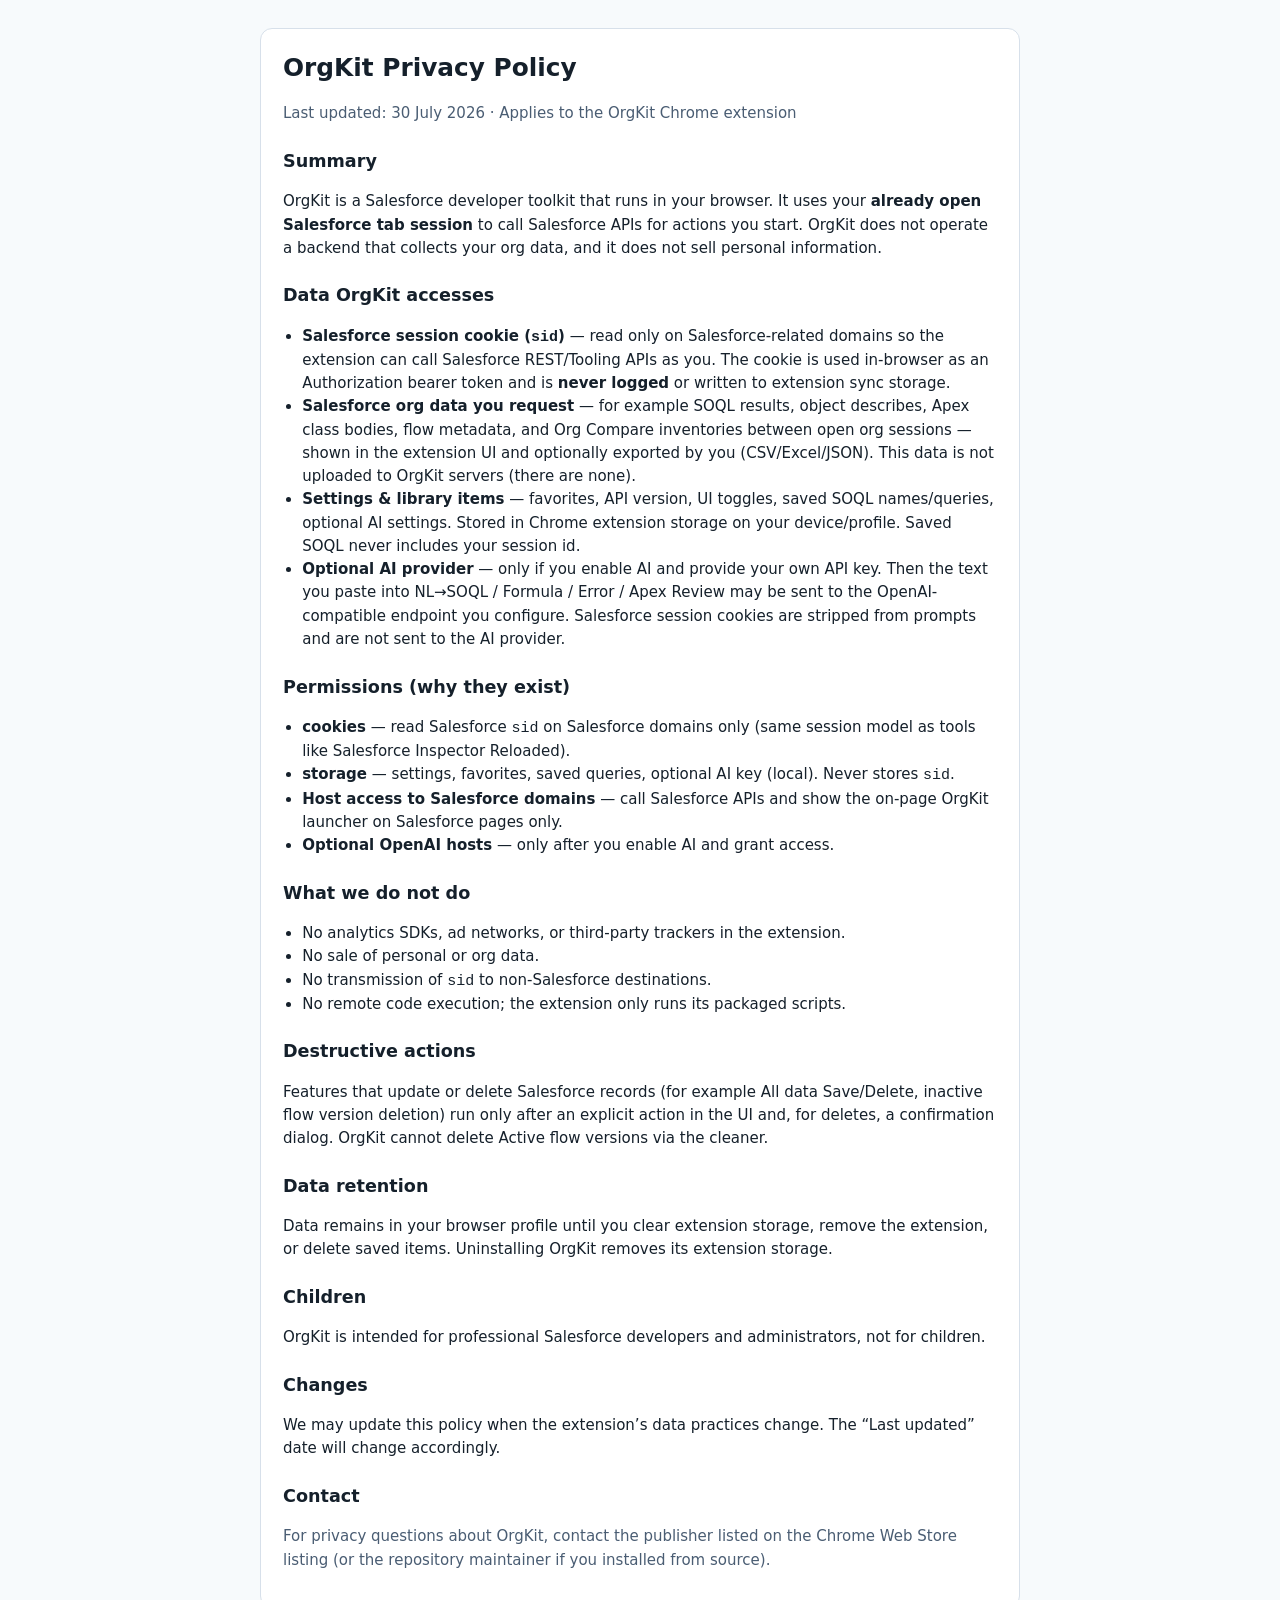
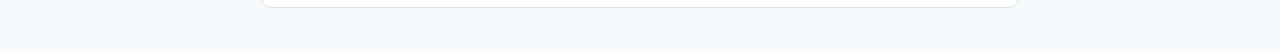
<file: index.html>
<!DOCTYPE html>
<html lang="en">
<head>
  <meta charset="UTF-8" />
  <meta http-equiv="refresh" content="0; url=extension/privacy.html" />
  <title>OrgKit</title>
  <link rel="canonical" href="extension/privacy.html" />
</head>
<body>
  <p><a href="extension/privacy.html">OrgKit Privacy Policy</a></p>
</body>
</html>
</file>
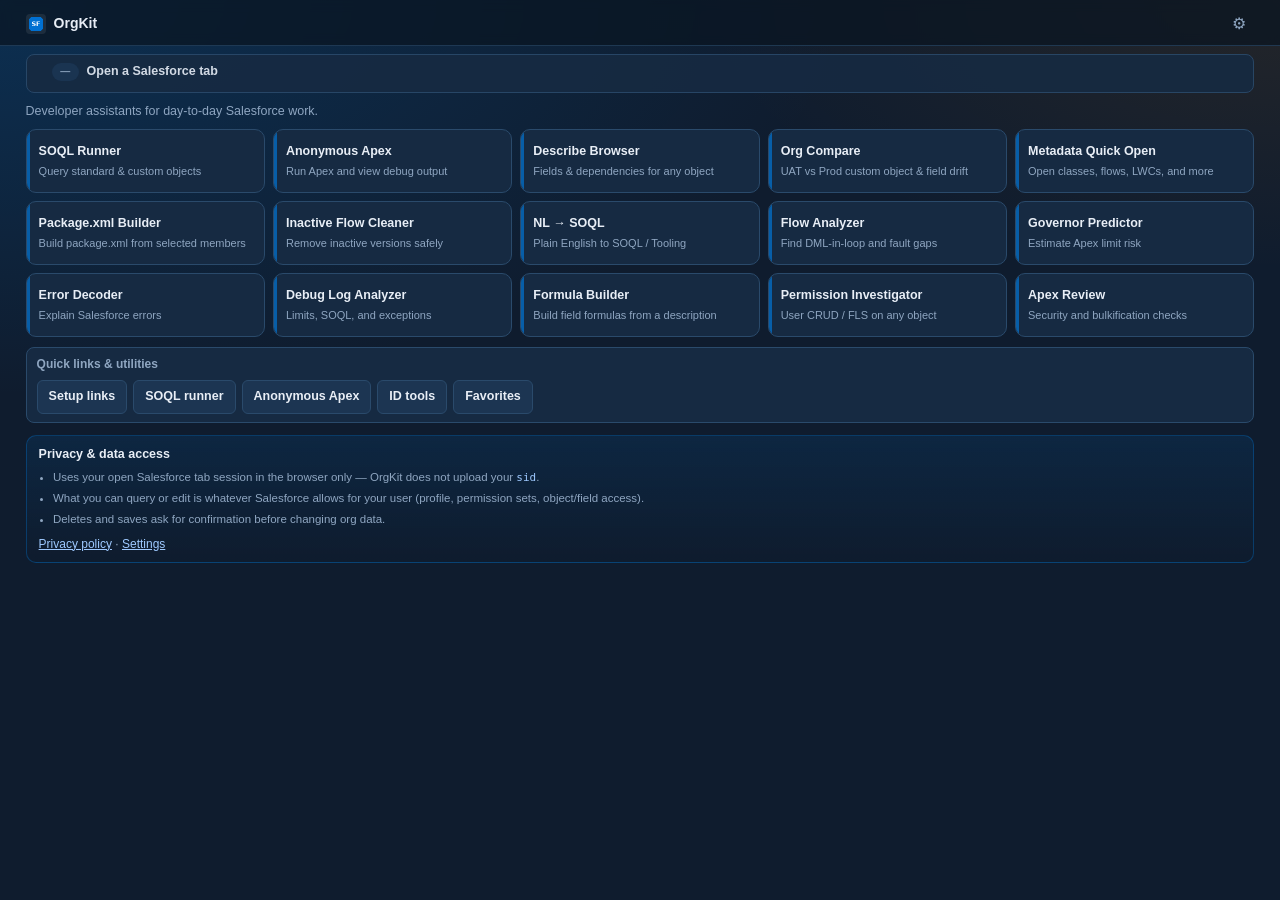
<file: extension/app/index.html>
<!DOCTYPE html>
<html lang="en">
<head>
  <meta charset="UTF-8" />
  <meta name="viewport" content="width=device-width, initial-scale=1" />
  <title>OrgKit</title>
  <link rel="icon" href="../icons/icon32.png" />
  <link rel="stylesheet" href="app.css" />
</head>
<body>
  <header class="header">
    <button type="button" class="icon-btn hidden" id="backBtn" title="Back">←</button>
    <div class="brand">
      <img src="../icons/icon32.png" alt="" width="20" height="20" />
      <span id="headerTitle">OrgKit</span>
    </div>
    <button type="button" class="icon-btn" id="openOptions" title="Settings">⚙</button>
  </header>

  <section id="orgBanner" class="org-banner muted">
    <div class="org-top">
      <span id="envPill" class="pill">—</span>
      <span id="orgHost" class="org-host">Open a Salesforce tab</span>
    </div>
    <div id="orgMeta" class="org-meta"></div>
  </section>

  <!-- HOME HUB -->
  <section id="view-home" class="view active">
    <p class="lede">Developer assistants for day-to-day Salesforce work.</p>
    <div class="feature-grid" id="featureGrid"></div>
    <div class="extras">
      <div class="label" style="margin-top:0">Quick links &amp; utilities</div>
      <div class="util-row">
        <button type="button" class="btn" data-open="links">Setup links</button>
        <button type="button" class="btn" data-open="soql-run">SOQL runner</button>
        <button type="button" class="btn" data-open="anon-apex">Anonymous Apex</button>
        <button type="button" class="btn" data-open="ids">ID tools</button>
        <button type="button" class="btn" data-open="favs">Favorites</button>
      </div>
    </div>
    <div class="trust-card">
      <strong>Privacy &amp; data access</strong>
      <ul>
        <li>Uses your open Salesforce tab session in the browser only — OrgKit does not upload your <code>sid</code>.</li>
        <li>What you can query or edit is whatever Salesforce allows for your user (profile, permission sets, object/field access).</li>
        <li>Deletes and saves ask for confirmation before changing org data.</li>
      </ul>
      <p class="trust-links">
        <a href="../privacy.html" target="_blank" rel="noopener">Privacy policy</a>
        ·
        <button type="button" class="linkish" id="homeOpenSettings">Settings</button>
      </p>
    </div>
  </section>

  <!-- FEATURE: NL SOQL -->
  <section id="view-nl-soql" class="view">
    <div class="row wrap" style="margin-bottom:8px">
      <label class="label tight" for="nlApiMode">API</label>
      <select id="nlApiMode" class="select" title="Standard objects / custom metadata, or Tooling API">
        <option value="rest">Standard / CMDT</option>
        <option value="tooling">Tooling API</option>
      </select>
    </div>
    <label class="label" for="nlInput">Describe the data you need</label>
    <textarea id="nlInput" class="textarea" rows="3" placeholder="Show recent records for an object"></textarea>
    <p class="hint">
      Works with standard objects, custom objects (__c), and custom metadata (__mdt). Tooling mode matches ApexClass, FlowDefinition, Flow versions, and other Tooling entities. Results respect your Salesforce permissions.
    </p>
    <div class="row">
      <button type="button" class="btn primary" id="genSoql">Generate SOQL</button>
      <button type="button" class="btn" id="runGenSoql">Run</button>
      <button type="button" class="btn" id="copyGenSoql">Copy SOQL</button>
    </div>
    <pre id="nlSoqlOut" class="result"></pre>
    <div id="nlQueryPanel" class="query-panel hidden" data-query-panel="nl">
      <div class="query-toolbar">
        <span class="query-meta" data-query-meta></span>
        <button type="button" class="btn" data-export="sheets">Copy for Sheets</button>
        <button type="button" class="btn" data-export="excel">Export Excel</button>
        <button type="button" class="btn ghost" data-export="csv">CSV</button>
        <button type="button" class="btn ghost" data-export="json">JSON</button>
      </div>
      <div class="query-table-wrap" data-query-table></div>
    </div>
    <div id="nlQueryStatus" class="query-status"></div>
  </section>

  <!-- FEATURE: Flow Analyzer -->
  <section id="view-flow" class="view">
    <div class="row">
      <button type="button" class="btn primary" id="loadFlows">Load flows from org</button>
      <button type="button" class="btn" id="analyzeFlowPaste">Analyze paste</button>
    </div>
    <textarea id="flowPaste" class="textarea" rows="4" placeholder="Optional: paste Flow JSON/XML metadata"></textarea>
    <div id="flowOut" class="report"></div>
  </section>

  <!-- FEATURE: Governor -->
  <section id="view-governor" class="view">
    <div class="row wrap">
      <button type="button" class="btn" id="loadOrgLimits">Load org limits</button>
      <span id="orgLimitsStatus" class="hint" style="margin:0"></span>
    </div>
    <div id="orgLimitsOut" class="report"></div>
    <label class="label" for="govInput">Paste Apex (or describe the transaction)</label>
    <textarea id="govInput" class="textarea" rows="8" placeholder="for (SObject record : records) {&#10;  List&lt;SObject&gt; related = [SELECT Id FROM Related__c WHERE ParentId__c = :record.Id];&#10;}"></textarea>
    <button type="button" class="btn primary block" id="runGovernor">Predict code limits</button>
    <div id="govOut" class="report"></div>
  </section>

  <!-- FEATURE: Error Decoder -->
  <section id="view-errors" class="view">
    <label class="label" for="errInput">Paste Salesforce error</label>
    <textarea id="errInput" class="textarea" rows="5" placeholder="System.DmlException: Update failed... UNABLE_TO_LOCK_ROW..."></textarea>
    <div class="row">
      <button type="button" class="btn primary" id="decodeErr">Decode</button>
      <button type="button" class="btn" id="decodeErrAi">Decode + AI</button>
    </div>
    <div id="errOut" class="report"></div>
  </section>

  <!-- FEATURE: Debug Log -->
  <section id="view-logs" class="view">
    <label class="label" for="logInput">Paste debug log</label>
    <textarea id="logInput" class="textarea" rows="8" placeholder="64.0 APEX_CODE,DEBUG;...&#10;Number of SOQL queries: 42 out of 100"></textarea>
    <button type="button" class="btn primary block" id="analyzeLog">Analyze log</button>
    <div id="logOut" class="report"></div>
  </section>

  <!-- FEATURE: Formula -->
  <section id="view-formula" class="view">
    <label class="label" for="formulaInput">Describe the formula</label>
    <textarea id="formulaInput" class="textarea" rows="3" placeholder="Checkbox true when status is open or priority is high"></textarea>
    <div class="row">
      <button type="button" class="btn primary" id="buildFormula">Build</button>
      <button type="button" class="btn" id="copyFormula">Copy</button>
    </div>
    <pre id="formulaOut" class="result"></pre>
    <div id="formulaHelpers" class="helpers"></div>
  </section>

  <!-- FEATURE: Permissions -->
  <section id="view-perms" class="view">
    <label class="label" for="permUser">Username or User Id</label>
    <input id="permUser" class="input" placeholder="user@example.com" />
    <label class="label" for="permObject">Object API name</label>
    <input id="permObject" class="input" list="permObjectList" placeholder="Standard or custom object API name" autocomplete="off" />
    <datalist id="permObjectList"></datalist>
    <p class="hint">Supports standard and custom objects (__c). Type to search the org object list.</p>
    <button type="button" class="btn primary block" id="investigatePerms">Investigate</button>
    <div id="permOut" class="report"></div>
  </section>

  <!-- FEATURE: Apex Review -->
  <section id="view-apex" class="view">
    <label class="label" for="apexClassSearch">Load class from org</label>
    <div class="row">
      <input type="search" id="apexClassSearch" class="input grow" placeholder="Search Apex class name…" />
      <button type="button" class="btn" id="searchApexClasses">Search</button>
    </div>
    <div id="apexClassList" class="package-members"></div>
    <div id="apexClassStatus" class="hint"></div>
    <label class="label" for="apexInput">Apex source</label>
    <textarea id="apexInput" class="textarea" rows="8" placeholder="Select a class above, or paste Apex here…"></textarea>
    <button type="button" class="btn primary block" id="reviewApex">Review</button>
    <div id="apexOut" class="report"></div>
  </section>

  <!-- FEATURE: Describe Browser -->
  <section id="view-describe" class="view">
    <div class="row" style="position:relative">
      <div class="soql-editor grow" style="flex:1;min-width:0">
        <input type="search" id="describeObjectSearch" class="input grow" list="describeObjectList" placeholder="Search standard or custom object…" autocomplete="off" style="width:100%" />
        <div id="describeObjectSuggest" class="soql-suggest hidden" role="listbox" aria-label="Object suggestions"></div>
      </div>
      <button type="button" class="btn primary" id="loadDescribe">Describe</button>
    </div>
    <datalist id="describeObjectList"></datalist>
    <p class="hint" id="describeObjectHint">Loads all org objects (including custom __c / __mdt). Search by API name or label.</p>
    <input type="search" id="describeFieldFilter" class="input" placeholder="Filter fields…" style="margin-top:8px" />
    <div id="describeSummary" class="hint"></div>
    <div id="describeFields" class="describe-list"></div>
    <div id="describeDetail" class="report"></div>
    <div id="describeDependent" class="report"></div>
  </section>

  <!-- FEATURE: Org Compare -->
  <section id="view-org-compare" class="view">
    <p class="hint">
      Compare custom object and field inventory between two logged-in Salesforce orgs (UAT vs Prod drift).
      Uses open tab / cookie sessions only — no passwords, and <code>sid</code> is never stored.
    </p>
    <div class="compare-pickers">
      <div class="compare-picker">
        <label class="label" for="compareOrgLeft">Left org (A)</label>
        <select id="compareOrgLeft" class="select block-select"></select>
      </div>
      <div class="compare-picker">
        <label class="label" for="compareOrgRight">Right org (B)</label>
        <select id="compareOrgRight" class="select block-select"></select>
      </div>
    </div>
    <div class="row wrap" style="margin-top:8px">
      <label class="label tight" for="compareMode">Scope</label>
      <select id="compareMode" class="select" title="Which objects to describe">
        <option value="custom" selected>Custom objects + CMDT</option>
        <option value="custom-no-mdt">Custom objects only (__c)</option>
        <option value="all">All objects (slower)</option>
      </select>
      <label class="check-inline">
        <input type="checkbox" id="compareCustomFieldsOnly" />
        Diff custom fields only
      </label>
      <button type="button" class="btn" id="refreshCompareOrgs">Refresh orgs</button>
      <button type="button" class="btn primary" id="runOrgCompare">Compare</button>
    </div>
    <div id="compareStatus" class="hint"></div>
    <div id="compareSummary" class="compare-summary hidden"></div>
    <div id="compareTabs" class="compare-tabs hidden" role="tablist">
      <button type="button" class="compare-tab active" data-compare-tab="onlyA">Only in A</button>
      <button type="button" class="compare-tab" data-compare-tab="onlyB">Only in B</button>
      <button type="button" class="compare-tab" data-compare-tab="differ">Differ</button>
    </div>
    <input type="search" id="compareFilter" class="input hidden" placeholder="Filter objects / fields…" style="margin-top:8px" />
    <div class="row wrap compare-actions hidden" id="compareActions">
      <button type="button" class="btn" id="copyCompareApiNames">Copy API names</button>
      <button type="button" class="btn" id="copyComparePackageMembers">Copy package.xml members</button>
    </div>
    <div id="compareResults" class="compare-results"></div>
  </section>

  <!-- FEATURE: Metadata Quick Open -->
  <section id="view-meta-open" class="view">
    <label class="label" for="metaType">Type (optional)</label>
    <select id="metaType" class="select block-select"></select>
    <label class="label" for="metaQuery">Search name</label>
    <div class="row">
      <input type="search" id="metaQuery" class="input grow" placeholder="Class, flow, LWC, or other metadata name…" />
      <button type="button" class="btn primary" id="searchMeta">Search</button>
    </div>
    <div id="metaResults" class="report"></div>
  </section>

  <!-- FEATURE: Package.xml Builder -->
  <section id="view-package" class="view">
    <p class="hint">Select metadata members, then generate a deployable <code>package.xml</code>.</p>
    <label class="label" for="packageType">Metadata type</label>
    <div class="row">
      <select id="packageType" class="select grow-select"></select>
      <button type="button" class="btn primary" id="loadPackageMembers">Load</button>
    </div>
    <input type="search" id="packageMemberFilter" class="input" placeholder="Filter members…" style="margin-top:8px" />
    <div id="packageMembers" class="package-members"></div>
    <div class="row wrap">
      <button type="button" class="btn" id="clearPackageSel">Clear selection</button>
      <button type="button" class="btn primary" id="genPackageXml">Generate package.xml</button>
      <button type="button" class="btn" id="copyPackageXml">Copy</button>
    </div>
    <div id="packageSelection" class="hint"></div>
    <pre id="packageXmlOut" class="result"></pre>
  </section>

  <!-- FEATURE: Inactive Flow Cleaner -->
  <section id="view-flow-clean" class="view">
    <p class="hint">
      Inactive flow versions (Draft / Obsolete / InvalidDraft) often block field deletion.
      Load them, optionally filter by field API name, then delete selected versions.
      <strong>Active versions are never deleted.</strong>
    </p>
    <label class="label" for="flowCleanObject">Object API (optional)</label>
    <input id="flowCleanObject" class="input" placeholder="MyObject__c" />
    <label class="label" for="flowCleanField">Field API name to find in flows (optional)</label>
    <input id="flowCleanField" class="input" placeholder="My_Field__c or MyObject__c.My_Field__c" />
    <div class="row wrap">
      <button type="button" class="btn primary" id="loadInactiveFlows">Load inactive versions</button>
      <button type="button" class="btn" id="scanFlowFieldRefs">Load + scan field refs</button>
    </div>
    <input type="search" id="flowCleanFilter" class="input" placeholder="Filter list…" style="margin-top:8px" />
    <div id="flowCleanList" class="package-members"></div>
    <div class="row wrap">
      <button type="button" class="btn" id="selectAllInactiveFlows">Select all</button>
      <button type="button" class="btn" id="clearInactiveFlows">Clear</button>
      <button type="button" class="btn danger" id="deleteInactiveFlows">Delete selected</button>
    </div>
    <div id="flowCleanStatus" class="hint"></div>
    <div id="flowCleanOut" class="report"></div>
  </section>

  <!-- UTIL: Links -->
  <section id="view-links" class="view">
    <input type="search" id="linkSearch" class="input" placeholder="Filter quick links…" autocomplete="off" />
    <div id="linkList" class="link-list"></div>
  </section>

  <!-- UTIL: SOQL runner + saved library -->
  <section id="view-soql-run" class="view">
    <div class="row wrap" style="margin-bottom:8px">
      <label class="label tight" for="soqlApiMode">API</label>
      <select id="soqlApiMode" class="select" title="Standard data objects or Tooling API metadata objects">
        <option value="rest">Standard objects</option>
        <option value="tooling">Tooling API</option>
      </select>
      <input
        type="search"
        id="soqlObjectHint"
        class="input grow"
        list="soqlObjectList"
        placeholder="Object API name"
        autocomplete="off"
      />
      <datalist id="soqlObjectList"></datalist>
      <button type="button" class="btn" id="soqlLoadFields" title="Load fields for autocomplete">Load fields</button>
    </div>
    <p class="hint" id="soqlAssistHint">Field suggestions appear as you type. Standard mode includes custom objects (__c) and custom metadata (__mdt). Use Tooling for metadata entities.</p>
    <label class="label" for="soqlInput">SOQL</label>
    <div class="soql-editor">
      <textarea id="soqlInput" class="textarea" rows="5" placeholder="SELECT Id, Name FROM MyObject__c LIMIT 10" spellcheck="false"></textarea>
      <div id="soqlSuggest" class="soql-suggest hidden" role="listbox" aria-label="Field suggestions"></div>
    </div>
    <div class="row wrap">
      <select id="apiVersion" class="select" title="API version"></select>
      <button type="button" class="btn primary" id="runSoql">Run query</button>
      <button type="button" class="btn" id="saveSoqlBtn">Save to library</button>
    </div>
    <div class="row wrap">
      <input type="text" id="soqlSaveName" class="input grow" placeholder="Name for saved query" maxlength="80" />
    </div>
    <div id="soqlQueryPanel" class="query-panel hidden" data-query-panel="soql">
      <div class="query-toolbar">
        <span class="query-meta" data-query-meta></span>
        <button type="button" class="btn" data-export="sheets">Copy for Sheets</button>
        <button type="button" class="btn" data-export="excel">Export Excel</button>
        <button type="button" class="btn ghost" data-export="csv">CSV</button>
        <button type="button" class="btn ghost" data-export="json">JSON</button>
      </div>
      <div class="query-table-wrap" data-query-table></div>
    </div>
    <div id="soqlQueryStatus" class="query-status"></div>

    <div class="label">Saved SOQL library</div>
    <p class="hint" id="soqlLibraryHint">Pinned and recent queries for this org. Stored locally in the browser — never includes session.</p>
    <input type="search" id="soqlLibraryFilter" class="input" placeholder="Filter saved queries…" />
    <div id="soqlLibraryList" class="package-members"></div>
  </section>

  <!-- FEATURE: Anonymous Apex -->
  <section id="view-anon-apex" class="view">
    <p class="hint">
      Runs Apex with your current org session via Tooling <code>executeAnonymous</code>.
      Debug lines need an active Trace Flag; then use Fetch debug log.
    </p>
    <label class="label" for="apexSnippet">Snippet</label>
    <select id="apexSnippet" class="select block-select"></select>
    <label class="label" for="anonApexInput">Anonymous Apex</label>
    <textarea id="anonApexInput" class="textarea" rows="10" placeholder="System.debug('hello');"></textarea>
    <div class="row wrap">
      <button type="button" class="btn primary" id="runAnonApex">Execute</button>
      <button type="button" class="btn" id="fetchAnonDebug">Fetch debug log</button>
      <button type="button" class="btn ghost" id="copyAnonApex">Copy Apex</button>
    </div>
    <div id="anonApexResult" class="report"></div>
    <pre id="anonApexDebug" class="result dim"></pre>
  </section>

  <!-- UTIL: IDs -->
  <section id="view-ids" class="view">
    <div class="row">
      <input type="text" id="idInput" class="input grow" placeholder="001…" spellcheck="false" />
      <button type="button" class="btn primary" id="openRecord">Open</button>
    </div>
    <div id="idInfo" class="id-info"></div>
    <div class="row wrap">
      <button type="button" class="btn" id="copy15">Copy 15</button>
      <button type="button" class="btn" id="copy18">Copy 18</button>
      <button type="button" class="btn" id="scanPageIds">Scan page</button>
    </div>
    <ul id="scannedIds" class="scanned"></ul>
  </section>

  <!-- UTIL: Favs -->
  <section id="view-favs" class="view">
    <div class="row"><input type="text" id="favLabel" class="input grow" placeholder="Label" /></div>
    <div class="row">
      <input type="text" id="favPath" class="input grow" placeholder="Path or full URL" />
      <button type="button" class="btn primary" id="addFav">Add</button>
    </div>
    <ul id="favList" class="fav-list"></ul>
    <button type="button" class="btn block" id="saveCurrent">Save current page</button>
  </section>

  <!-- Record detail / edit drawer -->
  <div id="recordDrawer" class="record-drawer hidden" aria-hidden="true">
    <div class="record-drawer-backdrop" data-record-close></div>
    <div class="record-drawer-panel" role="dialog" aria-labelledby="recordDrawerTitle">
      <div class="record-drawer-header">
        <div>
          <div class="label" id="recordDrawerTitle">Record</div>
          <div class="hint" id="recordDrawerSub"></div>
        </div>
        <button type="button" class="btn ghost" data-record-close title="Close">Close</button>
      </div>
      <div class="record-drawer-actions row wrap">
        <button type="button" class="btn" id="recordOpenSf">Open in Salesforce</button>
        <button type="button" class="btn primary" id="recordSave">Save changes</button>
        <button type="button" class="btn danger" id="recordDelete">Delete</button>
      </div>
      <div id="recordDrawerStatus" class="query-status"></div>
      <input type="search" id="recordFieldFilter" class="input" placeholder="Filter fields…" />
      <div id="recordFieldList" class="record-field-list"></div>
    </div>
  </div>

  <script type="module" src="app.js"></script>
</body>
</html>
</file>
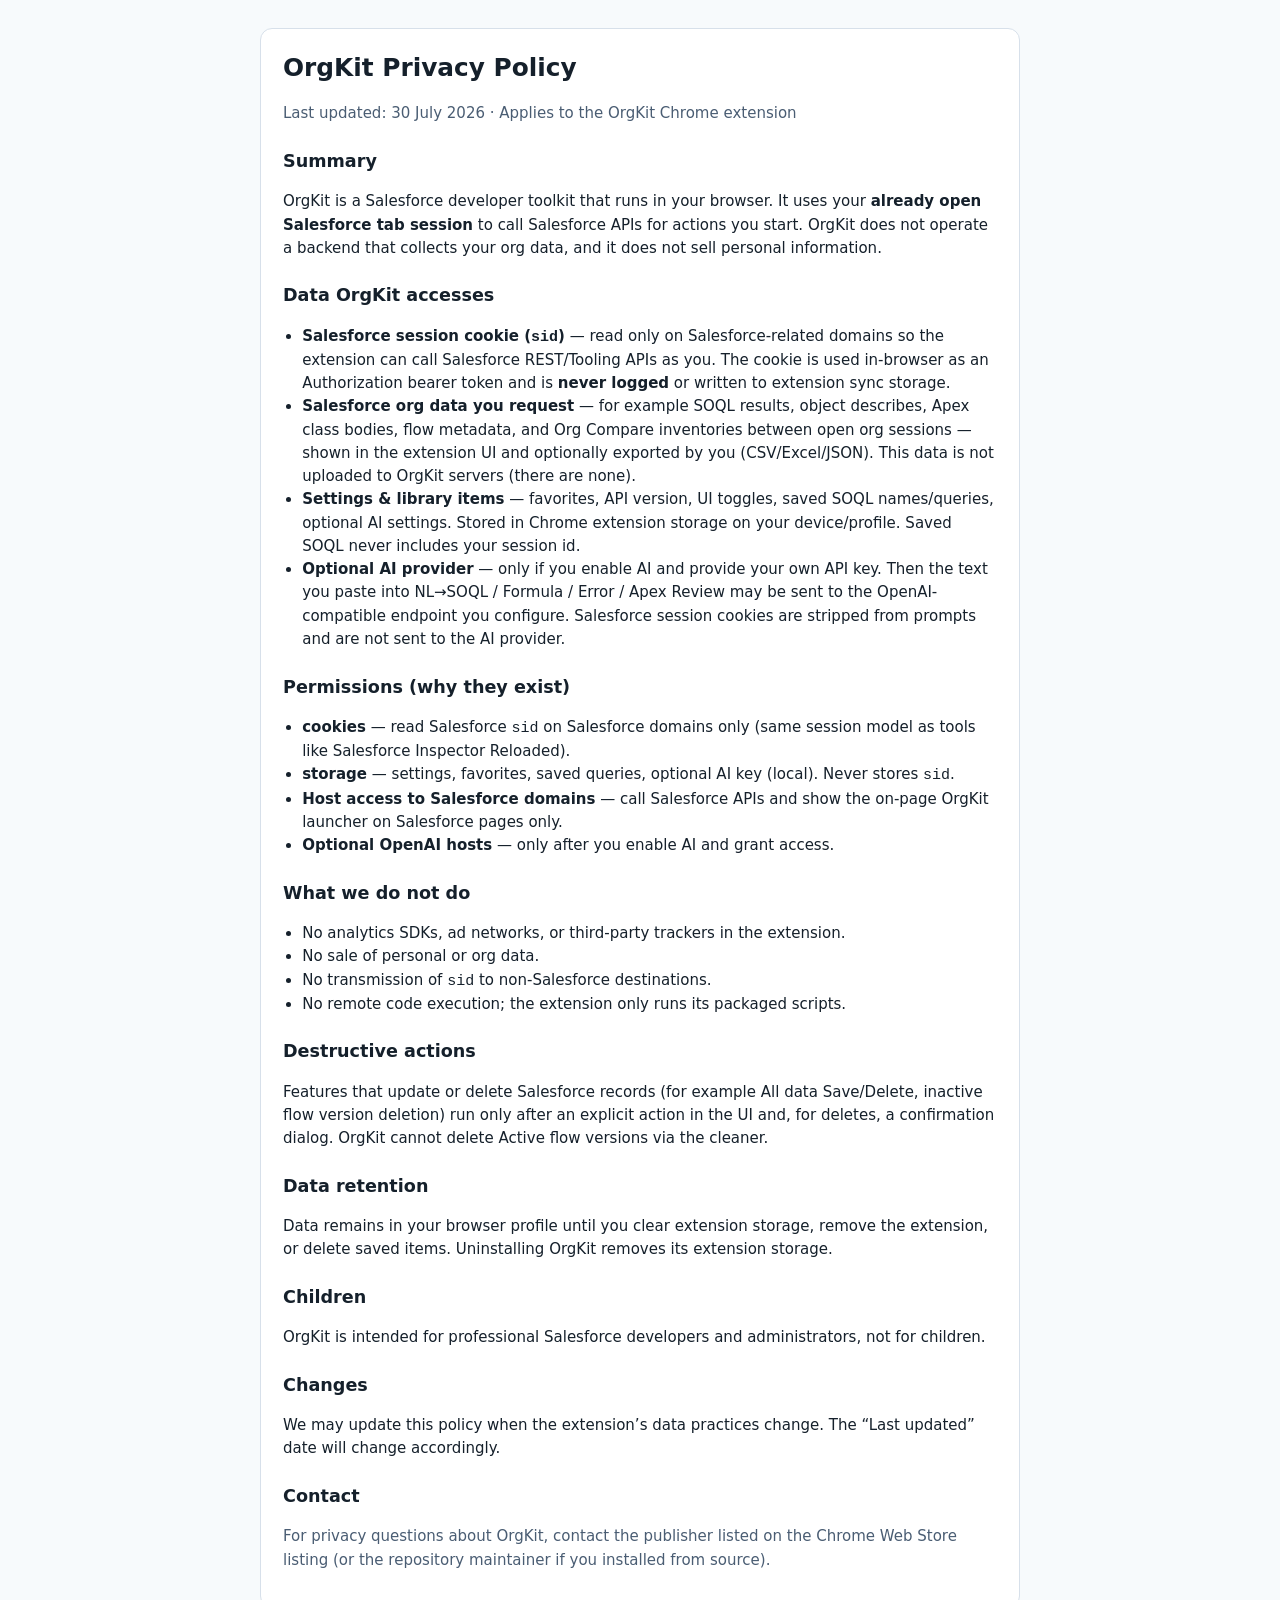
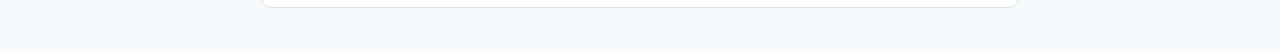
<file: extension/privacy.html>
<!DOCTYPE html>
<html lang="en">
<head>
  <meta charset="UTF-8" />
  <meta name="viewport" content="width=device-width, initial-scale=1" />
  <title>OrgKit Privacy Policy</title>
  <style>
    :root {
      color-scheme: light dark;
      --text: #15202b;
      --muted: #4a5d73;
      --border: #d7e0ea;
      --bg: #f7fafc;
      --card: #ffffff;
    }
    @media (prefers-color-scheme: dark) {
      :root {
        --text: #e8eef6;
        --muted: #9bb0c7;
        --border: #2a4a6b;
        --bg: #0b1624;
        --card: #122033;
      }
    }
    body {
      margin: 0;
      font: 15px/1.55 system-ui, -apple-system, Segoe UI, sans-serif;
      color: var(--text);
      background: var(--bg);
    }
    main {
      max-width: 760px;
      margin: 0 auto;
      padding: 28px 18px 48px;
    }
    .card {
      background: var(--card);
      border: 1px solid var(--border);
      border-radius: 12px;
      padding: 20px 22px;
    }
    h1 { font-size: 1.55rem; margin: 0 0 6px; }
    h2 { font-size: 1.1rem; margin: 1.4rem 0 0.45rem; }
    p, li { color: var(--text); }
    .muted { color: var(--muted); }
    ul { padding-left: 1.2rem; }
    a { color: #1b6fd6; }
  </style>
</head>
<body>
  <main>
    <div class="card">
      <h1>OrgKit Privacy Policy</h1>
      <p class="muted">Last updated: 30 July 2026 · Applies to the OrgKit Chrome extension</p>

      <h2>Summary</h2>
      <p>
        OrgKit is a Salesforce developer toolkit that runs in your browser.
        It uses your <strong>already open Salesforce tab session</strong> to call Salesforce APIs
        for actions you start. OrgKit does not operate a backend that collects your
        org data, and it does not sell personal information.
      </p>

      <h2>Data OrgKit accesses</h2>
      <ul>
        <li>
          <strong>Salesforce session cookie (<code>sid</code>)</strong> — read only on Salesforce-related
          domains so the extension can call Salesforce REST/Tooling APIs as you. The cookie is used
          in-browser as an Authorization bearer token and is <strong>never logged</strong> or written
          to extension sync storage.
        </li>
        <li>
          <strong>Salesforce org data you request</strong> — for example SOQL results, object describes,
          Apex class bodies, flow metadata, and Org Compare inventories between open org sessions —
          shown in the extension UI and optionally exported by you (CSV/Excel/JSON). This data is not
          uploaded to OrgKit servers (there are none).
        </li>
        <li>
          <strong>Settings &amp; library items</strong> — favorites, API version, UI toggles, saved SOQL
          names/queries, optional AI settings. Stored in Chrome extension storage on your device/profile.
          Saved SOQL never includes your session id.
        </li>
        <li>
          <strong>Optional AI provider</strong> — only if you enable AI and provide your own API key.
          Then the text you paste into NL→SOQL / Formula / Error / Apex Review may be sent to the
          OpenAI-compatible endpoint you configure. Salesforce session cookies are stripped from prompts
          and are not sent to the AI provider.
        </li>
      </ul>

      <h2>Permissions (why they exist)</h2>
      <ul>
        <li><strong>cookies</strong> — read Salesforce <code>sid</code> on Salesforce domains only (same session model as tools like Salesforce Inspector Reloaded).</li>
        <li><strong>storage</strong> — settings, favorites, saved queries, optional AI key (local). Never stores <code>sid</code>.</li>
        <li><strong>Host access to Salesforce domains</strong> — call Salesforce APIs and show the on-page OrgKit launcher on Salesforce pages only.</li>
        <li><strong>Optional OpenAI hosts</strong> — only after you enable AI and grant access.</li>
      </ul>

      <h2>What we do not do</h2>
      <ul>
        <li>No analytics SDKs, ad networks, or third-party trackers in the extension.</li>
        <li>No sale of personal or org data.</li>
        <li>No transmission of <code>sid</code> to non-Salesforce destinations.</li>
        <li>No remote code execution; the extension only runs its packaged scripts.</li>
      </ul>

      <h2>Destructive actions</h2>
      <p>
        Features that update or delete Salesforce records (for example All data Save/Delete, inactive
        flow version deletion) run only after an explicit action in the UI and, for deletes, a confirmation
        dialog. OrgKit cannot delete Active flow versions via the cleaner.
      </p>

      <h2>Data retention</h2>
      <p>
        Data remains in your browser profile until you clear extension storage, remove the extension,
        or delete saved items. Uninstalling OrgKit removes its extension storage.
      </p>

      <h2>Children</h2>
      <p>OrgKit is intended for professional Salesforce developers and administrators, not for children.</p>

      <h2>Changes</h2>
      <p>We may update this policy when the extension’s data practices change. The “Last updated” date will change accordingly.</p>

      <h2>Contact</h2>
      <p class="muted">
        For privacy questions about OrgKit, contact the publisher listed on the Chrome Web Store listing
        (or the repository maintainer if you installed from source).
      </p>
    </div>
  </main>
</body>
</html>
</file>
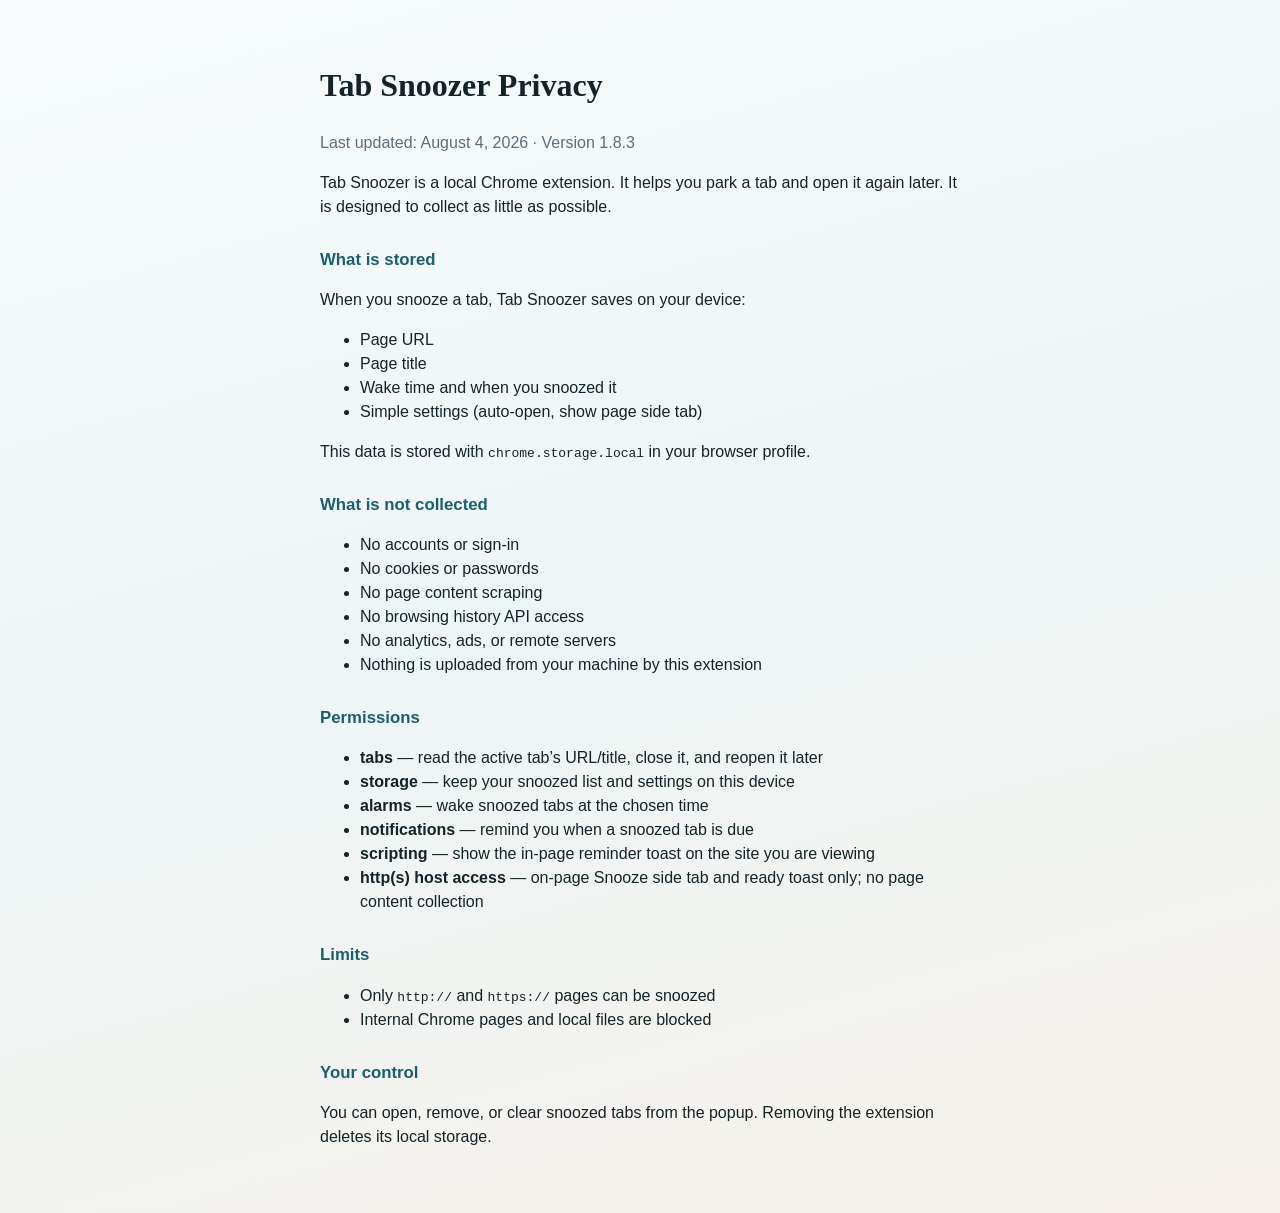
<file: tab-snoozer/privacy.html>
<!DOCTYPE html>
<html lang="en">
  <head>
    <meta charset="UTF-8" />
    <meta name="viewport" content="width=device-width, initial-scale=1" />
    <title>Tab Snoozer Privacy</title>
    <style>
      :root { --ink: #142328; --muted: #5c6f76; --teal: #1a5f6e; }
      body {
        margin: 0;
        font-family: "Avenir Next", "Nunito Sans", "Trebuchet MS", sans-serif;
        color: var(--ink);
        line-height: 1.5;
        background: linear-gradient(165deg, #f7fbfb, #eef5f6 50%, #f6f1ea);
      }
      main { max-width: 40rem; margin: 0 auto; padding: 2.5rem 1.25rem 3rem; }
      h1 {
        font-family: "Iowan Old Style", "Palatino Linotype", Palatino, Georgia, serif;
        font-weight: 600;
      }
      h2 { margin-top: 1.75rem; font-size: 1.05rem; color: var(--teal); }
      .muted { color: var(--muted); }
    </style>
  </head>
  <body>
    <main>
      <h1>Tab Snoozer Privacy</h1>
      <p class="muted">Last updated: August 4, 2026 · Version 1.8.3</p>
      <p>
        Tab Snoozer is a local Chrome extension. It helps you park a tab and open it
        again later. It is designed to collect as little as possible.
      </p>
      <h2>What is stored</h2>
      <p>When you snooze a tab, Tab Snoozer saves on your device:</p>
      <ul>
        <li>Page URL</li>
        <li>Page title</li>
        <li>Wake time and when you snoozed it</li>
        <li>Simple settings (auto-open, show page side tab)</li>
      </ul>
      <p>This data is stored with <code>chrome.storage.local</code> in your browser profile.</p>
      <h2>What is not collected</h2>
      <ul>
        <li>No accounts or sign-in</li>
        <li>No cookies or passwords</li>
        <li>No page content scraping</li>
        <li>No browsing history API access</li>
        <li>No analytics, ads, or remote servers</li>
        <li>Nothing is uploaded from your machine by this extension</li>
      </ul>
      <h2>Permissions</h2>
      <ul>
        <li><strong>tabs</strong> — read the active tab’s URL/title, close it, and reopen it later</li>
        <li><strong>storage</strong> — keep your snoozed list and settings on this device</li>
        <li><strong>alarms</strong> — wake snoozed tabs at the chosen time</li>
        <li><strong>notifications</strong> — remind you when a snoozed tab is due</li>
        <li><strong>scripting</strong> — show the in-page reminder toast on the site you are viewing</li>
        <li><strong>http(s) host access</strong> — on-page Snooze side tab and ready toast only; no page content collection</li>
      </ul>
      <h2>Limits</h2>
      <ul>
        <li>Only <code>http://</code> and <code>https://</code> pages can be snoozed</li>
        <li>Internal Chrome pages and local files are blocked</li>
      </ul>
      <h2>Your control</h2>
      <p>
        You can open, remove, or clear snoozed tabs from the popup. Removing the
        extension deletes its local storage.
      </p>
    </main>
  </body>
</html>
</file>
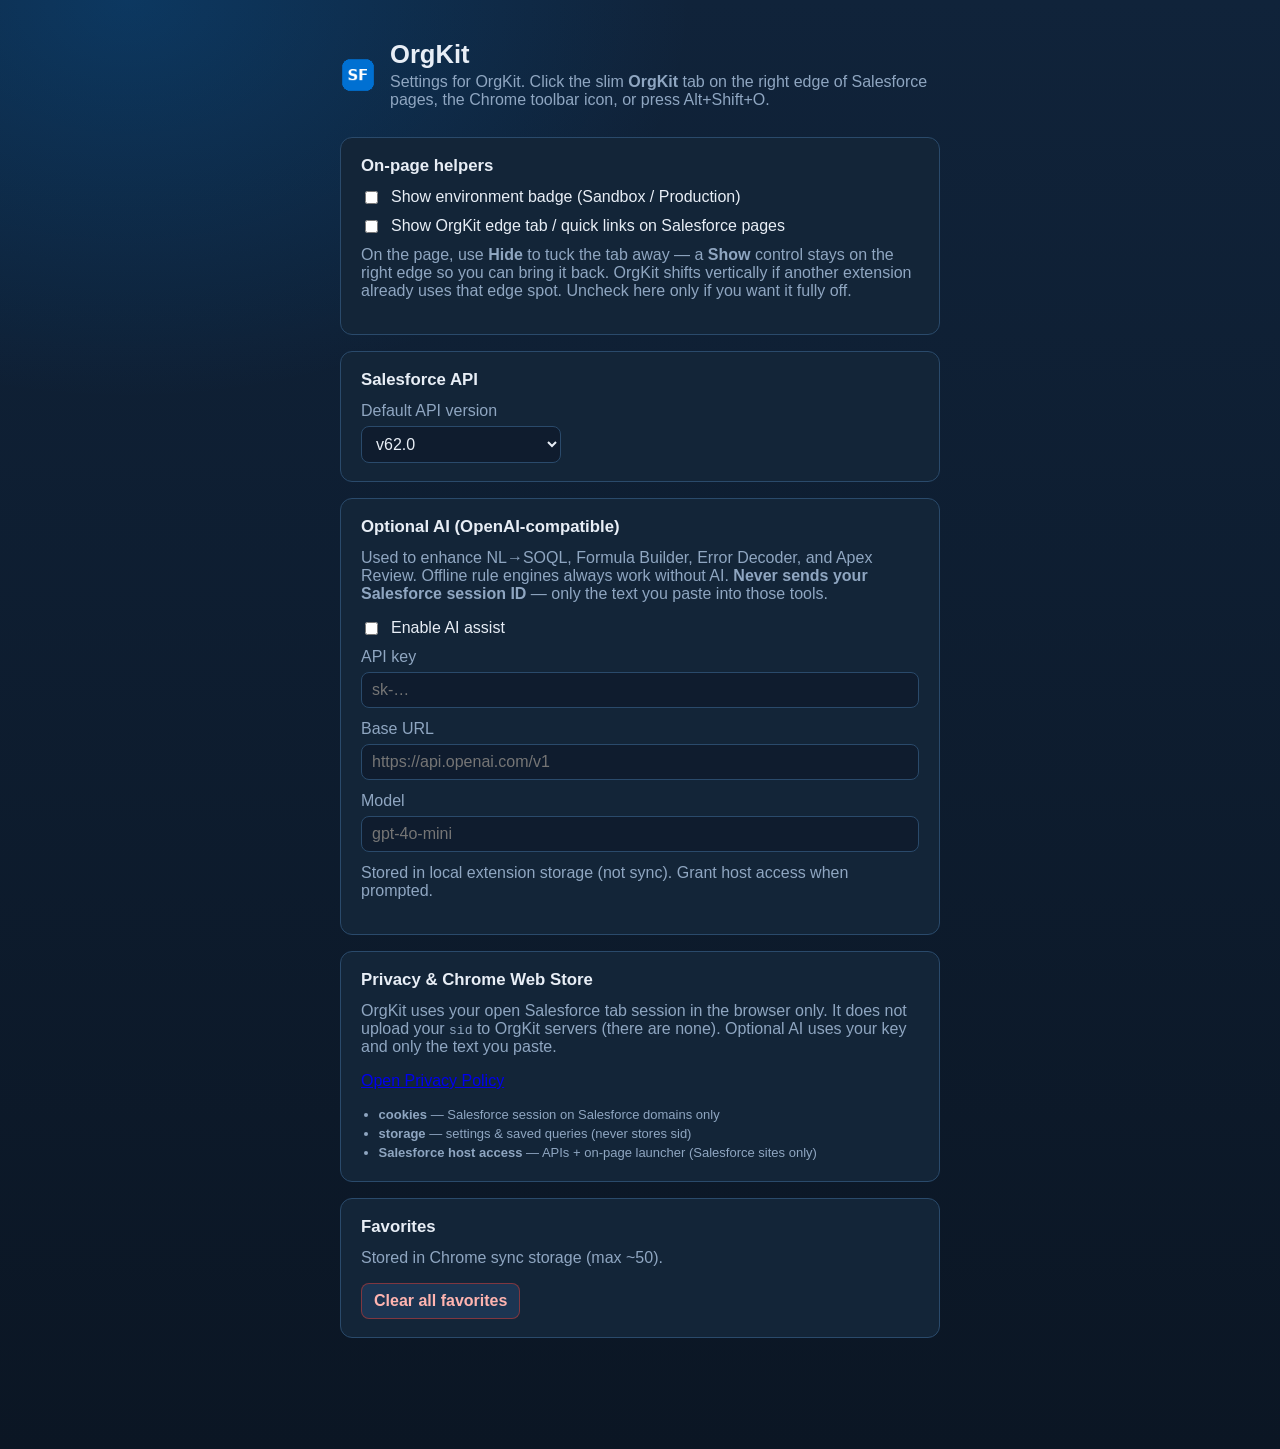
<file: extension/options/options.html>
<!DOCTYPE html>
<html lang="en">
<head>
  <meta charset="UTF-8" />
  <meta name="viewport" content="width=device-width, initial-scale=1" />
  <title>OrgKit — Settings</title>
  <link rel="stylesheet" href="options.css" />
</head>
<body>
  <main class="wrap">
    <header>
      <img src="../icons/icon48.png" alt="" width="36" height="36" />
      <div>
        <h1>OrgKit</h1>
        <p>Settings for OrgKit. Click the slim <strong>OrgKit</strong> tab on the right edge of Salesforce pages, the Chrome toolbar icon, or press Alt+Shift+O.</p>
      </div>
    </header>

    <section class="card">
      <h2>On-page helpers</h2>
      <label class="check">
        <input type="checkbox" id="showBadge" />
        Show environment badge (Sandbox / Production)
      </label>
      <label class="check">
        <input type="checkbox" id="showToolbar" />
        Show OrgKit edge tab / quick links on Salesforce pages
      </label>
      <p class="muted">On the page, use <strong>Hide</strong> to tuck the tab away — a <strong>Show</strong> control stays on the right edge so you can bring it back. OrgKit shifts vertically if another extension already uses that edge spot. Uncheck here only if you want it fully off.</p>
    </section>

    <section class="card">
      <h2>Salesforce API</h2>
      <label for="apiVersion">Default API version</label>
      <select id="apiVersion"></select>
    </section>

    <section class="card">
      <h2>Optional AI (OpenAI-compatible)</h2>
      <p class="muted">
        Used to enhance NL→SOQL, Formula Builder, Error Decoder, and Apex Review.
        Offline rule engines always work without AI.
        <strong>Never sends your Salesforce session ID</strong> — only the text you paste into those tools.
      </p>
      <label class="check">
        <input type="checkbox" id="aiEnabled" />
        Enable AI assist
      </label>
      <label for="aiApiKey">API key</label>
      <input type="password" id="aiApiKey" class="text" placeholder="sk-…" autocomplete="off" />
      <label for="aiBaseUrl">Base URL</label>
      <input type="url" id="aiBaseUrl" class="text" placeholder="https://api.openai.com/v1" />
      <label for="aiModel">Model</label>
      <input type="text" id="aiModel" class="text" placeholder="gpt-4o-mini" />
      <p class="muted">Stored in local extension storage (not sync). Grant host access when prompted.</p>
    </section>

    <section class="card">
      <h2>Privacy &amp; Chrome Web Store</h2>
      <p class="muted">
        OrgKit uses your open Salesforce tab session in the browser only.
        It does not upload your <code>sid</code> to OrgKit servers (there are none).
        Optional AI uses your key and only the text you paste.
      </p>
      <p>
        <a href="../privacy.html" target="_blank" rel="noopener">Open Privacy Policy</a>
      </p>
      <ul class="muted" style="margin:8px 0 0; padding-left:1.1rem; font-size:13px; line-height:1.45">
        <li><strong>cookies</strong> — Salesforce session on Salesforce domains only</li>
        <li><strong>storage</strong> — settings &amp; saved queries (never stores sid)</li>
        <li><strong>Salesforce host access</strong> — APIs + on-page launcher (Salesforce sites only)</li>
      </ul>
    </section>

    <section class="card">
      <h2>Favorites</h2>
      <p class="muted">Stored in Chrome sync storage (max ~50).</p>
      <button type="button" id="clearFavs" class="btn danger">Clear all favorites</button>
    </section>

    <p id="status" class="status" role="status"></p>
  </main>
  <script type="module" src="options.js"></script>
</body>
</html>
</file>
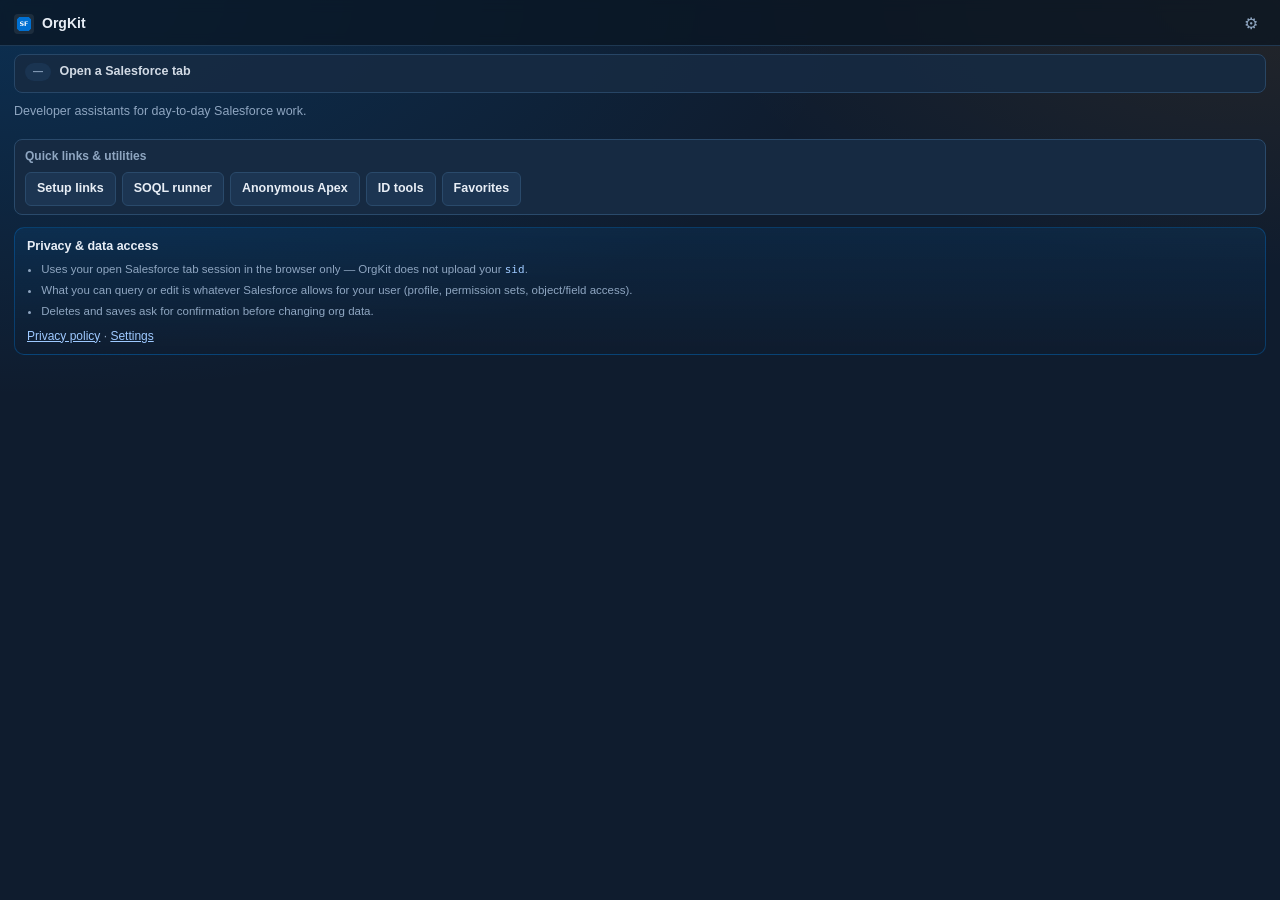
<file: extension/popup/popup.html>
<!DOCTYPE html>
<html lang="en">
<head>
  <meta charset="UTF-8" />
  <meta http-equiv="refresh" content="0; url=../app/index.html" />
  <title>OrgKit</title>
  <script>
    location.replace(chrome.runtime.getURL("app/index.html") + location.search + location.hash);
  </script>
</head>
<body>
  <p><a id="go" href="../app/index.html">Open OrgKit</a></p>
  <script>
    document.getElementById("go").href = chrome.runtime.getURL("app/index.html") + location.search + location.hash;
  </script>
</body>
</html>
</file>
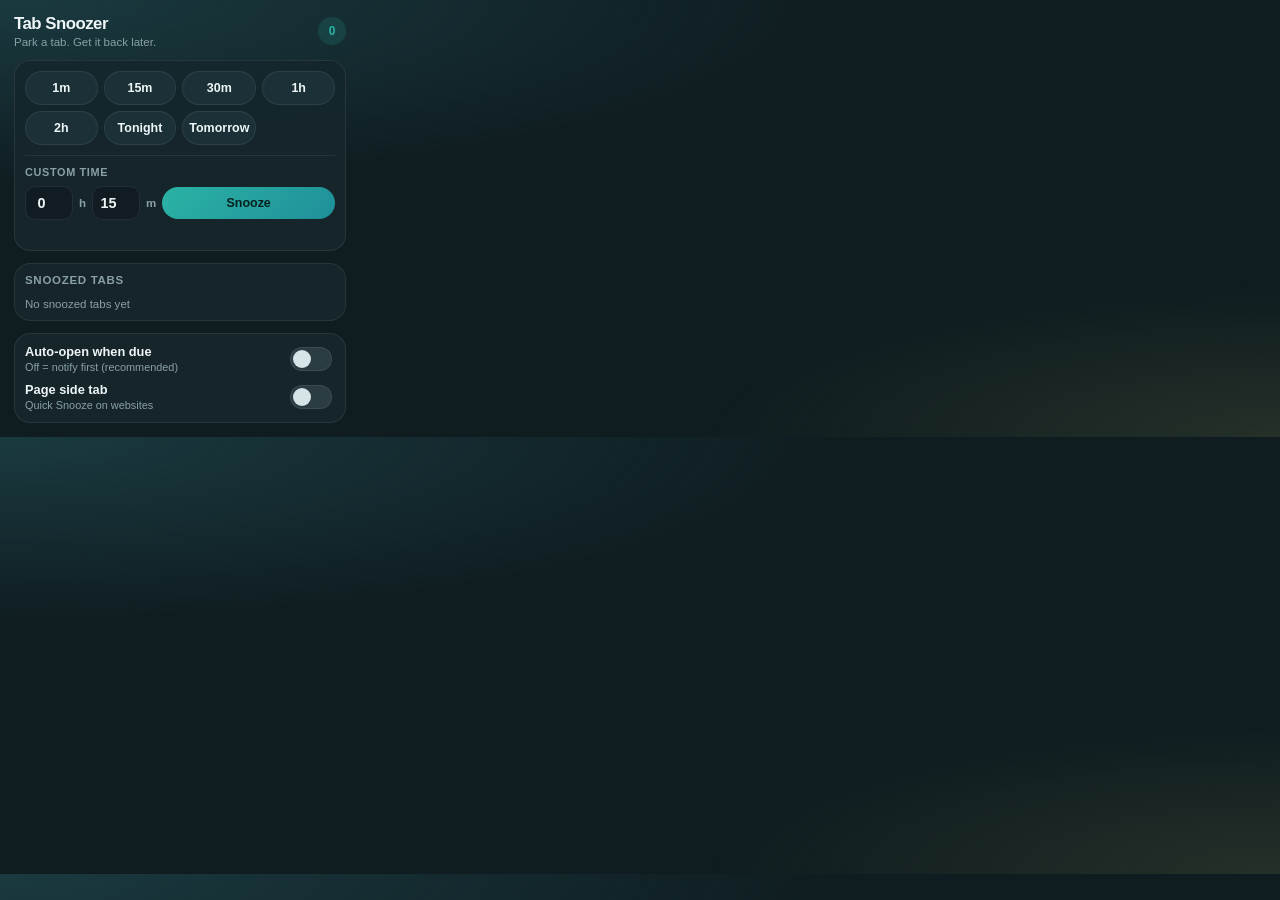
<file: tab-snoozer/popup/popup.html>
<!DOCTYPE html>
<html lang="en">
  <head>
    <meta charset="UTF-8" />
    <meta name="viewport" content="width=device-width, initial-scale=1" />
    <title>Tab Snoozer</title>
    <link rel="stylesheet" href="popup.css" />
  </head>
  <body>
    <main class="app">
      <header class="top">
        <div>
          <h1>Tab Snoozer</h1>
          <p>Park a tab. Get it back later.</p>
        </div>
        <span id="count" class="pill">0</span>
      </header>

      <section class="block">
        <div class="presets">
          <button type="button" class="chip" data-preset="1m">1m</button>
          <button type="button" class="chip" data-preset="15m">15m</button>
          <button type="button" class="chip" data-preset="30m">30m</button>
          <button type="button" class="chip" data-preset="1h">1h</button>
          <button type="button" class="chip" data-preset="2h">2h</button>
          <button type="button" class="chip" data-preset="tonight">Tonight</button>
          <button type="button" class="chip" data-preset="tomorrow">Tomorrow</button>
        </div>

        <div class="custom">
          <p class="custom-label">Custom time</p>
          <input id="hours" type="number" min="0" max="720" value="0" aria-label="Hours" />
          <span>h</span>
          <input id="minutes" type="number" min="0" max="59" value="15" aria-label="Minutes" />
          <span>m</span>
          <button type="button" id="customSnooze" class="go">Snooze</button>
        </div>
        <p id="status" class="status" role="status" aria-live="polite"></p>
      </section>

      <section class="block list-block">
        <div class="row-head">
          <h2>Snoozed tabs</h2>
          <button type="button" id="clearAll" class="text-btn hidden">Clear all</button>
        </div>
        <ul id="list" class="queue"></ul>
        <p id="empty" class="empty">No snoozed tabs yet</p>
      </section>

      <section class="block prefs">
        <label class="pref">
          <span>
            <strong>Auto-open when due</strong>
            <small>Off = notify first (recommended)</small>
          </span>
          <input id="autoOpenOnDue" type="checkbox" class="switch" />
        </label>
        <label class="pref">
          <span>
            <strong>Page side tab</strong>
            <small>Quick Snooze on websites</small>
          </span>
          <input id="showPageLauncher" type="checkbox" class="switch" />
        </label>
      </section>
    </main>
    <script type="module" src="popup.js"></script>
  </body>
</html>
</file>
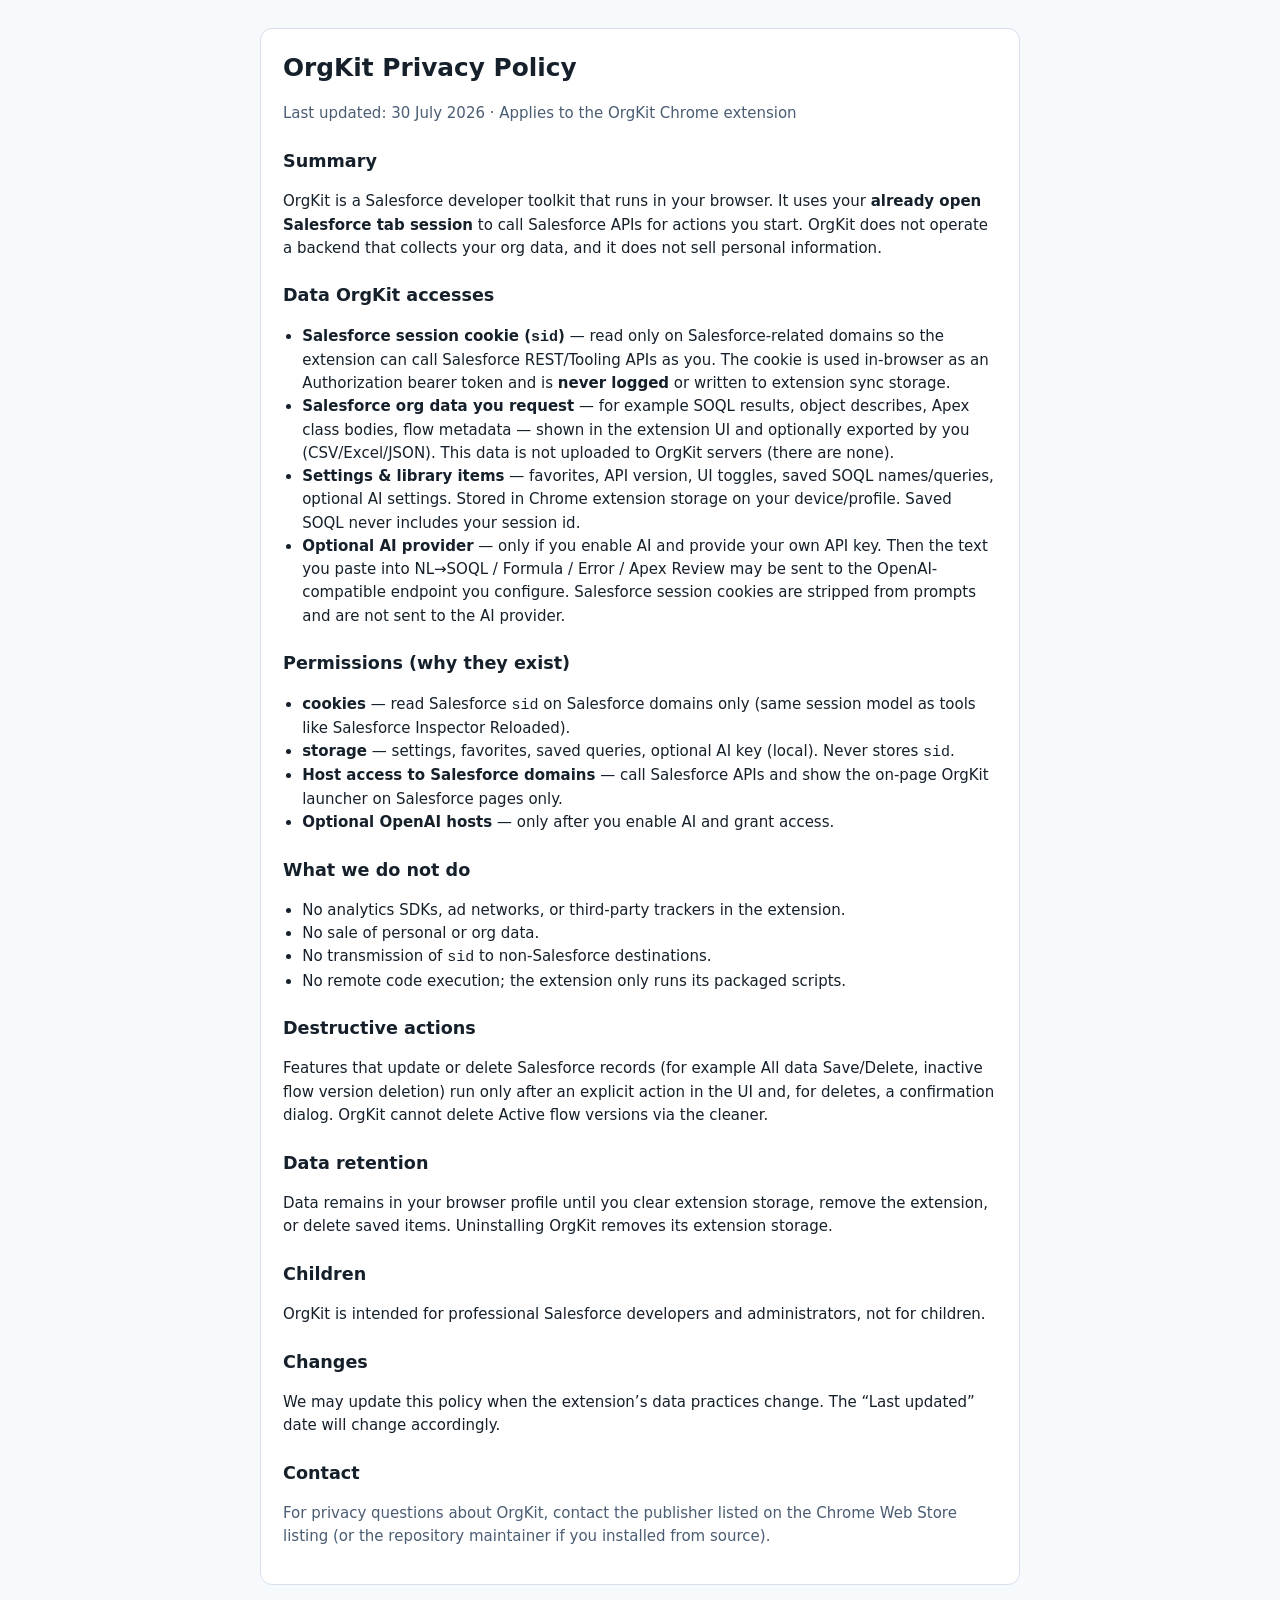
<file: extension/store/submission/privacy.html>
<!DOCTYPE html>
<html lang="en">
<head>
  <meta charset="UTF-8" />
  <meta name="viewport" content="width=device-width, initial-scale=1" />
  <title>OrgKit Privacy Policy</title>
  <style>
    :root {
      color-scheme: light dark;
      --text: #15202b;
      --muted: #4a5d73;
      --border: #d7e0ea;
      --bg: #f7fafc;
      --card: #ffffff;
    }
    @media (prefers-color-scheme: dark) {
      :root {
        --text: #e8eef6;
        --muted: #9bb0c7;
        --border: #2a4a6b;
        --bg: #0b1624;
        --card: #122033;
      }
    }
    body {
      margin: 0;
      font: 15px/1.55 system-ui, -apple-system, Segoe UI, sans-serif;
      color: var(--text);
      background: var(--bg);
    }
    main {
      max-width: 760px;
      margin: 0 auto;
      padding: 28px 18px 48px;
    }
    .card {
      background: var(--card);
      border: 1px solid var(--border);
      border-radius: 12px;
      padding: 20px 22px;
    }
    h1 { font-size: 1.55rem; margin: 0 0 6px; }
    h2 { font-size: 1.1rem; margin: 1.4rem 0 0.45rem; }
    p, li { color: var(--text); }
    .muted { color: var(--muted); }
    ul { padding-left: 1.2rem; }
    a { color: #1b6fd6; }
  </style>
</head>
<body>
  <main>
    <div class="card">
      <h1>OrgKit Privacy Policy</h1>
      <p class="muted">Last updated: 30 July 2026 · Applies to the OrgKit Chrome extension</p>

      <h2>Summary</h2>
      <p>
        OrgKit is a Salesforce developer toolkit that runs in your browser.
        It uses your <strong>already open Salesforce tab session</strong> to call Salesforce APIs
        for actions you start. OrgKit does not operate a backend that collects your
        org data, and it does not sell personal information.
      </p>

      <h2>Data OrgKit accesses</h2>
      <ul>
        <li>
          <strong>Salesforce session cookie (<code>sid</code>)</strong> — read only on Salesforce-related
          domains so the extension can call Salesforce REST/Tooling APIs as you. The cookie is used
          in-browser as an Authorization bearer token and is <strong>never logged</strong> or written
          to extension sync storage.
        </li>
        <li>
          <strong>Salesforce org data you request</strong> — for example SOQL results, object describes,
          Apex class bodies, flow metadata — shown in the extension UI and optionally exported by you
          (CSV/Excel/JSON). This data is not uploaded to OrgKit servers (there are none).
        </li>
        <li>
          <strong>Settings &amp; library items</strong> — favorites, API version, UI toggles, saved SOQL
          names/queries, optional AI settings. Stored in Chrome extension storage on your device/profile.
          Saved SOQL never includes your session id.
        </li>
        <li>
          <strong>Optional AI provider</strong> — only if you enable AI and provide your own API key.
          Then the text you paste into NL→SOQL / Formula / Error / Apex Review may be sent to the
          OpenAI-compatible endpoint you configure. Salesforce session cookies are stripped from prompts
          and are not sent to the AI provider.
        </li>
      </ul>

      <h2>Permissions (why they exist)</h2>
      <ul>
        <li><strong>cookies</strong> — read Salesforce <code>sid</code> on Salesforce domains only (same session model as tools like Salesforce Inspector Reloaded).</li>
        <li><strong>storage</strong> — settings, favorites, saved queries, optional AI key (local). Never stores <code>sid</code>.</li>
        <li><strong>Host access to Salesforce domains</strong> — call Salesforce APIs and show the on-page OrgKit launcher on Salesforce pages only.</li>
        <li><strong>Optional OpenAI hosts</strong> — only after you enable AI and grant access.</li>
      </ul>

      <h2>What we do not do</h2>
      <ul>
        <li>No analytics SDKs, ad networks, or third-party trackers in the extension.</li>
        <li>No sale of personal or org data.</li>
        <li>No transmission of <code>sid</code> to non-Salesforce destinations.</li>
        <li>No remote code execution; the extension only runs its packaged scripts.</li>
      </ul>

      <h2>Destructive actions</h2>
      <p>
        Features that update or delete Salesforce records (for example All data Save/Delete, inactive
        flow version deletion) run only after an explicit action in the UI and, for deletes, a confirmation
        dialog. OrgKit cannot delete Active flow versions via the cleaner.
      </p>

      <h2>Data retention</h2>
      <p>
        Data remains in your browser profile until you clear extension storage, remove the extension,
        or delete saved items. Uninstalling OrgKit removes its extension storage.
      </p>

      <h2>Children</h2>
      <p>OrgKit is intended for professional Salesforce developers and administrators, not for children.</p>

      <h2>Changes</h2>
      <p>We may update this policy when the extension’s data practices change. The “Last updated” date will change accordingly.</p>

      <h2>Contact</h2>
      <p class="muted">
        For privacy questions about OrgKit, contact the publisher listed on the Chrome Web Store listing
        (or the repository maintainer if you installed from source).
      </p>
    </div>
  </main>
</body>
</html>
</file>
<file: extension/app/app.css>
:root {
  --bg: #0f1c2e;
  --surface: #162a42;
  --surface-2: #1c3552;
  --ink: #e8eef6;
  --text: #e8eef6;
  --muted: #8fa6c1;
  --border: #2a4a6b;
  --border-strong: #3d6a96;
  --accent: #0176d3;
  --accent-hover: #1b96ff;
  --accent-soft: rgba(1, 118, 211, 0.22);
  --prod: #2e844a;
  --sandbox: #dd7a01;
  --danger: #c23934;
  --warn: #dd7a01;
  --ok: #2e844a;
  --radius: 8px;
  --shadow: 0 1px 3px rgba(0, 0, 0, 0.25);
  --font: "Segoe UI Variable", "Segoe UI", "Helvetica Neue", sans-serif;
  --mono: "Cascadia Mono", "IBM Plex Mono", "Consolas", monospace;
}

* { box-sizing: border-box; }

/* Toolbar popup default size (Chrome action popup). */
html {
  width: 800px;
  height: 600px;
}

html,
body {
  margin: 0;
  font-family: var(--font);
  font-size: 13px;
  line-height: 1.4;
  color: var(--text);
  background:
    radial-gradient(120% 80% at 0% 0%, rgba(1, 118, 211, 0.22), transparent 55%),
    radial-gradient(90% 60% at 100% 0%, rgba(221, 122, 1, 0.1), transparent 50%),
    var(--bg);
}

body {
  width: 100%;
  height: 100%;
  min-height: 600px;
  overflow: hidden;
  display: flex;
  flex-direction: column;
}

html.shell-wide {
  width: 100% !important;
  height: 100% !important;
}
html.shell-wide,
html.shell-wide body {
  min-height: 100vh;
}
html.shell-wide body {
  height: auto;
  overflow: auto;
}
html.shell-wide .feature-grid {
  grid-template-columns: repeat(auto-fill, minmax(220px, 1fr));
}
html.shell-wide .org-banner,
html.shell-wide .header,
html.shell-wide .view {
  padding-left: clamp(14px, 2vw, 28px);
  padding-right: clamp(14px, 2vw, 28px);
}
html.shell-wide .org-banner {
  margin-left: clamp(14px, 2vw, 28px);
  margin-right: clamp(14px, 2vw, 28px);
}
html.shell-wide .query-table-wrap,
html.shell-wide .describe-list,
html.shell-wide .package-members,
html.shell-wide .link-list {
  max-height: min(55vh, 520px);
}

/* Fallback when CSS alone can see a wide viewport (full tab). */
@media (min-width: 820px) {
  html {
    width: 100%;
    height: auto;
    min-height: 100%;
  }
  body {
    min-height: 100vh;
    height: auto;
    overflow: auto;
  }
  .feature-grid {
    grid-template-columns: repeat(auto-fill, minmax(220px, 1fr));
  }
}

.header {
  flex: 0 0 auto;
  display: flex;
  align-items: center;
  gap: 8px;
  padding: 10px 14px 8px;
  background: rgba(10, 21, 34, 0.72);
  border-bottom: 1px solid rgba(42, 74, 107, 0.65);
  backdrop-filter: blur(6px);
}

.brand {
  display: flex;
  align-items: center;
  gap: 8px;
  font-weight: 700;
  flex: 1;
  min-width: 0;
  color: var(--text);
}

.brand img {
  border-radius: 4px;
  background: rgba(255, 255, 255, 0.08);
  padding: 2px;
}

.brand span {
  overflow: hidden;
  text-overflow: ellipsis;
  white-space: nowrap;
  font-size: 14px;
}

.icon-btn {
  border: 0;
  background: transparent;
  color: var(--muted);
  cursor: pointer;
  font-size: 16px;
  padding: 4px 8px;
  border-radius: 6px;
}
.icon-btn:hover { background: var(--surface); color: var(--text); }
.hidden { display: none !important; }

.org-banner {
  flex: 0 0 auto;
  margin: 8px 14px 0;
  padding: 8px 10px;
  border-radius: var(--radius);
  background: var(--surface);
  border: 1px solid var(--border);
}
.org-banner.muted { opacity: 0.9; }
.org-top { display: flex; align-items: center; gap: 8px; min-width: 0; }
.org-host {
  overflow: hidden;
  text-overflow: ellipsis;
  white-space: nowrap;
  font-weight: 650;
  font-size: 12.5px;
}
.org-meta { margin-top: 3px; color: var(--muted); font-size: 11.5px; line-height: 1.3; word-break: break-all; }

.pill {
  flex-shrink: 0;
  display: inline-flex;
  padding: 2px 8px;
  border-radius: 999px;
  font-size: 10px;
  font-weight: 700;
  text-transform: uppercase;
  letter-spacing: 0.04em;
  background: var(--surface-2);
  color: var(--muted);
}
.pill.prod { background: rgba(46, 132, 74, 0.2); color: #3ba755; }
.pill.sandbox { background: rgba(221, 122, 1, 0.2); color: #f5a623; }
.pill.deved { background: rgba(1, 118, 211, 0.2); color: #1b96ff; }

.view {
  display: none;
  flex: 1 1 auto;
  min-height: 0;
  padding: 10px 14px 14px;
  overflow: auto;
}
.view.active { display: block; }

.lede {
  margin: 0 0 8px;
  color: var(--muted);
  font-size: 12.5px;
}

.trust-card {
  margin: 12px 0 0;
  padding: 10px 12px;
  border: 1px solid rgba(1, 118, 211, 0.35);
  border-radius: 10px;
  background: linear-gradient(180deg, rgba(1, 118, 211, 0.12), rgba(15, 28, 46, 0.35));
}
.trust-card strong {
  display: block;
  font-size: 12.5px;
  margin-bottom: 6px;
  color: var(--text);
}
.trust-card ul {
  margin: 0;
  padding-left: 1.1rem;
  color: var(--muted);
  font-size: 11.5px;
  line-height: 1.45;
}
.trust-card li + li { margin-top: 4px; }
.trust-card code {
  font-family: var(--mono);
  font-size: 11px;
  color: #9ec9ff;
}
.trust-links {
  margin: 8px 0 0;
  font-size: 12px;
  color: var(--muted);
}
.trust-links a,
button.linkish {
  color: #9ec9ff;
  background: none;
  border: 0;
  padding: 0;
  font: inherit;
  cursor: pointer;
  text-decoration: underline;
}
button.linkish:hover,
.trust-links a:hover {
  color: #cfe4ff;
}

.feature-grid {
  display: grid;
  grid-template-columns: repeat(3, minmax(0, 1fr));
  gap: 8px;
  width: 100%;
}

.feature-card {
  position: relative;
  text-align: left;
  border: 1px solid var(--border);
  background: var(--surface);
  color: var(--text);
  border-radius: 10px;
  padding: 10px 10px 10px 12px;
  cursor: pointer;
  font: inherit;
  transition: border-color 0.15s ease, transform 0.15s ease, background 0.15s ease;
  overflow: hidden;
  min-height: 64px;
}
.feature-card::before {
  content: "";
  position: absolute;
  left: 0;
  top: 0;
  bottom: 0;
  width: 3px;
  background: var(--accent);
  opacity: 0.7;
}
.feature-card:hover {
  border-color: var(--accent);
  background: var(--surface-2);
  transform: translateY(-1px);
}
.feature-card:focus-visible {
  outline: 2px solid var(--accent);
  outline-offset: 1px;
}
.feature-card strong {
  display: block;
  font-size: 12.5px;
  margin-bottom: 3px;
}
.feature-card span {
  display: block;
  color: var(--muted);
  font-size: 11px;
  line-height: 1.3;
}

.extras {
  margin-top: 10px;
  color: var(--muted);
  background: var(--surface);
  border: 1px solid var(--border);
  border-radius: var(--radius);
  padding: 8px 10px;
}
.extras summary {
  cursor: pointer;
  font-weight: 650;
  color: var(--text);
  font-size: 12.5px;
}
.util-row { display: flex; flex-wrap: wrap; gap: 6px; margin-top: 8px; }

.label {
  display: block;
  margin: 8px 0 4px;
  color: var(--muted);
  font-size: 12px;
  font-weight: 650;
}
.label:first-child { margin-top: 0; }

.input, .textarea, .select {
  width: 100%;
  border: 1px solid var(--border);
  background: var(--surface);
  color: var(--text);
  border-radius: 6px;
  padding: 8px 10px;
  font: inherit;
}
.textarea {
  font-family: var(--mono);
  font-size: 12px;
  resize: vertical;
  min-height: 88px;
  line-height: 1.4;
}
.input:focus, .textarea:focus, .select:focus {
  outline: 2px solid rgba(1, 118, 211, 0.45);
  border-color: var(--accent);
}

.row { display: flex; gap: 6px; align-items: center; margin-top: 8px; flex-wrap: wrap; }
.row.wrap { flex-wrap: wrap; }
.grow { flex: 1; min-width: 0; }

.btn {
  border: 1px solid var(--border);
  background: var(--surface-2);
  color: var(--text);
  border-radius: 6px;
  padding: 7px 11px;
  font: inherit;
  font-weight: 650;
  font-size: 12.5px;
  cursor: pointer;
  white-space: nowrap;
}
.btn:hover { border-color: var(--accent-hover); }
.btn:focus-visible {
  outline: 2px solid var(--accent);
  outline-offset: 1px;
}
.btn.primary {
  background: var(--accent);
  border-color: var(--accent);
  color: #fff;
}
.btn.primary:hover { background: var(--accent-hover); border-color: var(--accent-hover); }
.btn.ghost {
  background: transparent;
  border-color: transparent;
  color: var(--accent-hover);
}
.btn.ghost:hover {
  background: var(--accent-soft);
}
.btn.block { width: 100%; margin-top: 8px; }
.btn.danger {
  background: rgba(194, 57, 52, 0.25);
  border-color: rgba(194, 57, 52, 0.7);
  color: #ffb4b0;
}
.btn.danger:hover { border-color: #ff8a85; }
.btn:disabled {
  opacity: 0.5;
  cursor: not-allowed;
}

.result {
  margin: 8px 0 0;
  padding: 10px;
  max-height: 220px;
  overflow: auto;
  background: #0a1522;
  border: 1px solid var(--border);
  border-radius: 6px;
  font-family: var(--mono);
  font-size: 11px;
  white-space: pre-wrap;
  word-break: break-word;
  color: #b7d0ea;
}
.result.dim { opacity: 0.85; max-height: 160px; }
.result.is-error {
  border-color: rgba(194, 57, 52, 0.85);
  background: rgba(194, 57, 52, 0.12);
  color: #ffb4b0;
}
.result.is-ok {
  border-color: rgba(1, 118, 211, 0.45);
}
.result.is-busy {
  border-color: rgba(221, 122, 1, 0.55);
  color: #f5d19a;
}

.query-panel {
  margin-top: 10px;
  border: 1px solid var(--border);
  border-radius: var(--radius);
  background: var(--surface);
  overflow: hidden;
  min-height: 220px;
  display: flex;
  flex-direction: column;
}
.query-toolbar {
  display: flex;
  flex-wrap: wrap;
  gap: 6px;
  align-items: center;
  padding: 8px 10px;
  background: var(--surface-2);
  border-bottom: 1px solid var(--border);
  flex: 0 0 auto;
}
.query-meta {
  flex: 1;
  min-width: 140px;
  color: var(--muted);
  font-size: 11.5px;
  font-weight: 600;
}
.query-table-wrap {
  flex: 1 1 auto;
  min-height: 160px;
  max-height: 320px;
  overflow: auto;
  background: #0a1522;
}
.query-table {
  width: 100%;
  border-collapse: collapse;
  font-size: 12px;
}
.query-table th,
.query-table td {
  padding: 7px 10px;
  border-bottom: 1px solid rgba(42, 74, 107, 0.55);
  text-align: left;
  vertical-align: top;
  white-space: nowrap;
  max-width: 240px;
  overflow: hidden;
  text-overflow: ellipsis;
}
.query-table th {
  position: sticky;
  top: 0;
  background: #13263c;
  color: #d5e6f7;
  font-weight: 700;
  font-size: 11px;
  letter-spacing: 0.02em;
  z-index: 1;
}
.query-table tr:hover td { background: rgba(28, 53, 82, 0.55); }
.query-table td { color: #b7d0ea; }
.query-table td.actions {
  white-space: nowrap;
  min-width: 140px;
}
.query-table a.record-id-link {
  color: var(--accent-hover);
  font-family: var(--mono);
  font-size: 11.5px;
  text-decoration: none;
}
.query-table a.record-id-link:hover { text-decoration: underline; }
.query-table .row-actions {
  display: inline-flex;
  gap: 4px;
  flex-wrap: wrap;
}
.query-table .row-actions .btn {
  padding: 3px 7px;
  font-size: 11px;
}

.record-drawer {
  position: fixed;
  inset: 0;
  z-index: 80;
  display: flex;
  justify-content: flex-end;
}
.record-drawer.hidden { display: none; }
.record-drawer-backdrop {
  position: absolute;
  inset: 0;
  background: rgba(4, 12, 22, 0.55);
}
.record-drawer-panel {
  position: relative;
  width: min(440px, 100%);
  height: 100%;
  background: var(--bg);
  border-left: 1px solid var(--border);
  box-shadow: -12px 0 40px rgba(0, 0, 0, 0.35);
  display: flex;
  flex-direction: column;
  padding: 12px 14px 18px;
  overflow: hidden;
}
.record-drawer-header {
  display: flex;
  justify-content: space-between;
  gap: 10px;
  align-items: flex-start;
}
.record-drawer-actions { margin-top: 8px; }
.record-field-list {
  margin-top: 8px;
  flex: 1;
  overflow: auto;
  border: 1px solid var(--border);
  border-radius: 8px;
  background: var(--surface);
}
.record-field {
  display: grid;
  grid-template-columns: minmax(110px, 38%) 1fr;
  gap: 8px;
  padding: 8px 10px;
  border-bottom: 1px solid rgba(42, 74, 107, 0.35);
  align-items: start;
}
.record-field:last-child { border-bottom: 0; }
.record-field label {
  font-size: 11.5px;
  color: var(--muted);
  word-break: break-word;
}
.record-field label strong {
  display: block;
  color: var(--text);
  font-size: 12px;
  font-weight: 650;
}
.record-field .field-ro {
  font-family: var(--mono);
  font-size: 11.5px;
  color: #b7d0ea;
  white-space: pre-wrap;
  word-break: break-word;
}
.record-field input,
.record-field select,
.record-field textarea {
  width: 100%;
  font: inherit;
  font-size: 12px;
  color: var(--text);
  background: var(--surface-2);
  border: 1px solid var(--border);
  border-radius: 6px;
  padding: 6px 8px;
}
.record-field textarea { min-height: 56px; resize: vertical; }
.record-field.readonly { opacity: 0.92; }
.query-empty {
  padding: 18px 12px;
  color: var(--muted);
  font-size: 12px;
}
.query-status {
  margin-top: 6px;
  color: var(--muted);
  font-size: 11.5px;
  min-height: 1.2em;
  line-height: 1.4;
  white-space: pre-wrap;
  word-break: break-word;
}
.query-status.is-error {
  margin-top: 8px;
  padding: 8px 10px;
  border-radius: 8px;
  border: 1px solid rgba(194, 57, 52, 0.75);
  background: rgba(194, 57, 52, 0.14);
  color: #ffb4b0;
  font-weight: 600;
}
.query-status.is-ok {
  color: #9dceb0;
}
.query-status.is-busy {
  color: #f5d19a;
}

.report {
  margin-top: 10px;
  display: flex;
  flex-direction: column;
  gap: 6px;
}

.finding {
  border: 1px solid var(--border);
  background: var(--surface);
  border-radius: 8px;
  padding: 8px 10px;
}
.finding.critical { border-color: rgba(194, 57, 52, 0.7); }
.finding.high { border-color: rgba(221, 122, 1, 0.7); }
.finding.medium { border-color: rgba(1, 118, 211, 0.45); }
.finding.info { border-color: var(--border); }
.finding .tag {
  display: inline-block;
  font-size: 10px;
  font-weight: 700;
  text-transform: uppercase;
  letter-spacing: 0.04em;
  margin-bottom: 4px;
  color: var(--muted);
}
.finding.critical .tag { color: #ff8a85; }
.finding.high .tag { color: #f5a623; }
.finding strong { display: block; margin-bottom: 2px; }
.finding p { margin: 0; color: var(--muted); font-size: 12px; }
.finding ul { margin: 4px 0 0; padding-left: 16px; color: var(--muted); }

.summary-bar {
  padding: 8px 10px;
  border-radius: 8px;
  background: var(--surface-2);
  border: 1px solid var(--border);
  font-weight: 650;
  font-size: 12px;
}

.meter {
  display: flex;
  align-items: center;
  gap: 8px;
  font-size: 12px;
}
.meter .bar {
  flex: 1;
  height: 6px;
  background: #0a1522;
  border-radius: 99px;
  overflow: hidden;
}
.meter .bar > i {
  display: block;
  height: 100%;
  background: var(--accent);
}
.meter.critical .bar > i { background: var(--danger); }
.meter.high .bar > i { background: var(--warn); }
.meter.low .bar > i, .meter.medium .bar > i { background: var(--accent); }

.checklist label {
  display: flex;
  gap: 8px;
  align-items: flex-start;
  padding: 6px 0;
  border-bottom: 1px solid rgba(42, 74, 107, 0.45);
  cursor: pointer;
}
.checklist label:last-child { border-bottom: 0; }

.helpers {
  margin-top: 8px;
  display: grid;
  gap: 4px;
}
.helpers code {
  font-family: var(--mono);
  font-size: 11px;
  color: #9ec9ff;
}

.hint { color: var(--muted); font-size: 12px; margin: 8px 0; }
.hint code {
  font-family: var(--mono);
  font-size: 11px;
  background: rgba(10, 21, 34, 0.55);
  padding: 1px 4px;
  border-radius: 4px;
}

.link-list { margin-top: 8px; max-height: none; height: calc(100% - 40px); overflow: auto; }
.group-title {
  margin: 10px 0 4px;
  color: var(--muted);
  font-size: 11px;
  font-weight: 700;
  text-transform: uppercase;
  letter-spacing: 0.06em;
}
.link-item {
  display: flex;
  width: 100%;
  text-align: left;
  border: 0;
  background: transparent;
  color: var(--text);
  padding: 7px 8px;
  border-radius: 6px;
  cursor: pointer;
  font: inherit;
}
.link-item:hover { background: var(--surface); color: var(--accent-hover); }

.id-info {
  margin-top: 8px;
  padding: 10px;
  background: var(--surface);
  border-radius: 6px;
  border: 1px solid var(--border);
  color: var(--muted);
  min-height: 48px;
}

.scanned, .fav-list {
  list-style: none;
  margin: 8px 0 0;
  padding: 0;
  max-height: 280px;
  overflow: auto;
  border: 1px solid var(--border);
  border-radius: 8px;
  background: var(--surface);
}
.scanned li, .fav-list li {
  display: flex;
  align-items: center;
  justify-content: space-between;
  gap: 6px;
  padding: 7px 10px;
  border-bottom: 1px solid rgba(42, 74, 107, 0.45);
}
.scanned li:last-child, .fav-list li:last-child { border-bottom: 0; }
.scanned li:hover, .fav-list li:hover { background: var(--surface-2); }
.scanned button, .fav-list button {
  border: 0;
  background: transparent;
  color: var(--accent-hover);
  cursor: pointer;
  font: inherit;
  font-size: 12px;
  font-weight: 650;
}
.fav-meta { overflow: hidden; text-overflow: ellipsis; white-space: nowrap; }
.select { width: auto; min-width: 72px; }
.block-select, .grow-select { width: 100%; margin-top: 0; }
.grow-select { flex: 1; min-width: 0; }

.describe-list, .package-members {
  margin-top: 8px;
  max-height: 280px;
  overflow: auto;
  border: 1px solid var(--border);
  border-radius: 8px;
  background: var(--surface);
}

.describe-item {
  display: flex;
  flex-direction: column;
  gap: 2px;
  width: 100%;
  text-align: left;
  border: 0;
  border-bottom: 1px solid rgba(42, 74, 107, 0.45);
  background: transparent;
  color: var(--text);
  padding: 8px 10px;
  cursor: pointer;
  font: inherit;
}
.describe-item:last-child { border-bottom: 0; }
.describe-item:hover { background: var(--surface-2); }
.describe-item span { color: var(--muted); font-size: 11px; }

.pkg-item {
  display: flex;
  gap: 8px;
  align-items: flex-start;
  padding: 7px 10px;
  border-bottom: 1px solid rgba(42, 74, 107, 0.35);
  cursor: pointer;
  margin: 0;
}
.pkg-item:last-child { border-bottom: 0; }
.pkg-item:hover { background: var(--surface-2); }

.soql-lib-item {
  display: flex;
  flex-wrap: wrap;
  gap: 8px;
  align-items: flex-start;
  justify-content: space-between;
}
.soql-lib-main {
  flex: 1 1 220px;
  min-width: 0;
}
.soql-lib-main strong {
  color: var(--text);
  font-size: 12.5px;
}
.soql-lib-main code {
  display: inline-block;
  margin-top: 4px;
  color: var(--muted);
  font-family: var(--mono);
  font-size: 11px;
  white-space: pre-wrap;
  word-break: break-word;
}
.soql-lib-actions {
  display: flex;
  flex-wrap: wrap;
  gap: 4px;
  flex: 0 0 auto;
}
.soql-lib-actions .btn {
  padding: 5px 8px;
  font-size: 11.5px;
}
.label.tight {
  margin: 0;
  white-space: nowrap;
}
.soql-editor {
  position: relative;
}
.soql-suggest {
  position: absolute;
  left: 0;
  right: 0;
  top: calc(100% - 2px);
  z-index: 40;
  max-height: 220px;
  overflow: auto;
  border: 1px solid var(--border);
  border-radius: 8px;
  background: var(--surface-2);
  box-shadow: 0 10px 28px rgba(0, 0, 0, 0.35);
}
.soql-suggest.hidden { display: none; }
.soql-suggest-item {
  display: flex;
  flex-direction: column;
  gap: 2px;
  width: 100%;
  text-align: left;
  border: 0;
  border-bottom: 1px solid rgba(42, 74, 107, 0.4);
  background: transparent;
  color: var(--text);
  padding: 8px 10px;
  cursor: pointer;
  font: inherit;
}
.soql-suggest-item:last-child { border-bottom: 0; }
.soql-suggest-item:hover,
.soql-suggest-item.active {
  background: rgba(56, 132, 255, 0.16);
}
.soql-suggest-item strong {
  font-family: var(--mono);
  font-size: 12px;
  font-weight: 650;
}
.soql-suggest-item span {
  color: var(--muted);
  font-size: 11px;
}
.inline-pre {
  margin: 6px 0 0;
  white-space: pre-wrap;
  word-break: break-word;
  font-family: var(--mono);
  font-size: 11px;
  color: #b7d0ea;
}

.dep-intro {
  margin: 6px 0 10px;
  line-height: 1.4;
}
.dep-panel {
  margin-top: 10px;
  display: flex;
  flex-direction: column;
  gap: 8px;
}
.dep-map {
  display: grid;
  grid-template-columns: 1fr auto 1fr;
  gap: 8px;
  align-items: stretch;
  padding: 10px;
  border: 1px solid var(--border);
  border-radius: 8px;
  background: var(--surface);
}
.dep-field {
  display: flex;
  flex-direction: column;
  gap: 2px;
  min-width: 0;
}
.dep-role {
  font-size: 10px;
  font-weight: 700;
  letter-spacing: 0.04em;
  text-transform: uppercase;
  color: var(--muted);
}
.dep-field strong {
  font-size: 13px;
  color: var(--text);
  overflow-wrap: anywhere;
}
.dep-field code {
  font-family: var(--mono);
  font-size: 11px;
  color: var(--muted);
  overflow-wrap: anywhere;
}
.dep-arrow {
  display: flex;
  align-items: center;
  justify-content: center;
  color: var(--muted);
  font-size: 16px;
  font-weight: 700;
  padding-top: 12px;
}
.dep-result {
  border: 1px solid var(--border);
  background: var(--surface);
  border-radius: 8px;
  padding: 10px;
}
.dep-result-title {
  margin: 0 0 8px;
  color: var(--text);
  font-size: 12.5px;
  line-height: 1.35;
}
.dep-count {
  display: inline-block;
  margin-left: 4px;
  padding: 1px 7px;
  border-radius: 999px;
  background: var(--surface-2);
  border: 1px solid var(--border);
  color: var(--muted);
  font-size: 11px;
  font-weight: 650;
}
.dep-empty {
  margin: 0;
  color: var(--muted);
  font-size: 12.5px;
  line-height: 1.4;
}
.dep-table-wrap {
  overflow: auto;
  border: 1px solid rgba(42, 74, 107, 0.45);
  border-radius: 6px;
}
.dep-table {
  width: 100%;
  border-collapse: collapse;
  font-size: 12px;
}
.dep-table th,
.dep-table td {
  padding: 7px 10px;
  text-align: left;
  vertical-align: top;
  border-bottom: 1px solid rgba(42, 74, 107, 0.35);
}
.dep-table th {
  background: var(--surface-2);
  color: var(--muted);
  font-size: 10.5px;
  font-weight: 700;
  letter-spacing: 0.03em;
  text-transform: uppercase;
  white-space: nowrap;
}
.dep-table td {
  color: var(--text);
}
.dep-table tr:last-child td {
  border-bottom: 0;
}
.dep-table code {
  font-family: var(--mono);
  font-size: 11.5px;
  color: #b7d0ea;
}
.dep-actions {
  margin-top: 8px;
}
@media (max-width: 560px) {
  .dep-map {
    grid-template-columns: 1fr;
  }
  .dep-arrow {
    padding: 0;
    justify-content: flex-start;
  }
}

/* Org Compare */
.compare-pickers {
  display: grid;
  grid-template-columns: 1fr 1fr;
  gap: 10px;
}
@media (max-width: 640px) {
  .compare-pickers { grid-template-columns: 1fr; }
}
.compare-picker .label { margin-top: 0; }
.check-inline {
  display: inline-flex;
  align-items: center;
  gap: 6px;
  color: var(--muted);
  font-size: 12px;
  margin: 0;
  cursor: pointer;
  user-select: none;
}
.check-inline input { margin: 0; }
.compare-summary {
  display: flex;
  flex-wrap: wrap;
  gap: 8px;
  margin: 8px 0;
}
.compare-stat {
  padding: 6px 10px;
  border: 1px solid var(--border);
  border-radius: 8px;
  background: var(--surface);
  font-size: 12px;
  color: var(--muted);
}
.compare-stat strong {
  display: block;
  color: var(--text);
  font-size: 16px;
  font-weight: 700;
  line-height: 1.2;
}
.compare-tabs {
  display: flex;
  gap: 4px;
  margin-top: 8px;
  border-bottom: 1px solid var(--border);
}
.compare-tab {
  border: 0;
  border-bottom: 2px solid transparent;
  background: transparent;
  color: var(--muted);
  padding: 8px 12px;
  font: inherit;
  font-weight: 650;
  cursor: pointer;
  margin-bottom: -1px;
}
.compare-tab:hover { color: var(--text); }
.compare-tab.active {
  color: var(--accent-hover);
  border-bottom-color: var(--accent);
}
.compare-actions { margin-top: 8px; }
.compare-results {
  margin-top: 8px;
  max-height: 360px;
  overflow: auto;
  border: 1px solid var(--border);
  border-radius: 8px;
  background: var(--surface);
}
html.shell-wide .compare-results {
  max-height: min(55vh, 520px);
}
.compare-row {
  padding: 10px 12px;
  border-bottom: 1px solid rgba(42, 74, 107, 0.35);
}
.compare-row:last-child { border-bottom: 0; }
.compare-row-head {
  display: flex;
  flex-wrap: wrap;
  gap: 6px 10px;
  align-items: baseline;
}
.compare-row-head code {
  font-family: var(--mono);
  font-size: 12.5px;
  color: #b7d0ea;
}
.compare-row-head .muted { color: var(--muted); font-size: 11.5px; }
.compare-field-list {
  margin: 6px 0 0;
  padding-left: 1.1rem;
  color: var(--muted);
  font-size: 12px;
}
.compare-field-list li { margin: 2px 0; }
.compare-field-list code {
  font-family: var(--mono);
  font-size: 11.5px;
  color: #c5d8ec;
}
.compare-empty {
  padding: 16px 12px;
  color: var(--muted);
  text-align: center;
  font-size: 12.5px;
}
</file>
<file: extension/options/options.css>
:root {
  --bg: #0b1624;
  --card: #132538;
  --border: #2a4a6b;
  --text: #e8eef6;
  --muted: #8fa6c1;
  --accent: #0176d3;
  --danger: #c23934;
  --font: "Source Sans 3", "Segoe UI", sans-serif;
}

* { box-sizing: border-box; }

body {
  margin: 0;
  min-height: 100vh;
  font-family: var(--font);
  color: var(--text);
  background:
    radial-gradient(80% 50% at 10% 0%, rgba(1, 118, 211, 0.25), transparent 55%),
    linear-gradient(180deg, #10233a, var(--bg));
}

.wrap {
  max-width: 640px;
  margin: 0 auto;
  padding: 40px 20px 60px;
}

header {
  display: flex;
  gap: 14px;
  align-items: center;
  margin-bottom: 28px;
}

h1 {
  margin: 0;
  font-size: 1.6rem;
}

header p {
  margin: 4px 0 0;
  color: var(--muted);
}

.card {
  background: var(--card);
  border: 1px solid var(--border);
  border-radius: 12px;
  padding: 18px 20px;
  margin-bottom: 16px;
}

h2 {
  margin: 0 0 12px;
  font-size: 1.05rem;
}

.check {
  display: flex;
  gap: 10px;
  align-items: flex-start;
  margin: 10px 0;
  cursor: pointer;
}

label[for="apiVersion"] {
  display: block;
  margin-bottom: 6px;
  color: var(--muted);
}

select {
  width: 100%;
  max-width: 200px;
  padding: 8px 10px;
  border-radius: 8px;
  border: 1px solid var(--border);
  background: #0f1c2e;
  color: var(--text);
  font: inherit;
}

.muted {
  color: var(--muted);
  margin-top: 0;
}

.btn {
  border: 1px solid var(--border);
  background: #1c3552;
  color: var(--text);
  border-radius: 8px;
  padding: 8px 12px;
  font: inherit;
  font-weight: 600;
  cursor: pointer;
}

.btn.danger {
  border-color: rgba(194, 57, 52, 0.6);
  color: #ffb4b0;
}

.text {
  display: block;
  width: 100%;
  margin: 6px 0 12px;
  padding: 8px 10px;
  border-radius: 8px;
  border: 1px solid var(--border);
  background: #0f1c2e;
  color: var(--text);
  font: inherit;
}

label[for="aiApiKey"],
label[for="aiBaseUrl"],
label[for="aiModel"] {
  display: block;
  margin-top: 8px;
  color: var(--muted);
}

.status {
  min-height: 1.2em;
  color: #7dcea0;
}
</file>
<file: tab-snoozer/popup/popup.css>
:root {
  --bg: #0f1c20;
  --panel-2: #1b3037;
  --ink: #eef6f7;
  --muted: #8aa0a7;
  --line: rgba(255, 255, 255, 0.08);
  --accent: #2bb3a5;
  --accent-2: #1f8f99;
  --warn: #e09a5a;
  --danger: #e07a6a;
  --radius: 16px;
  --font: "Segoe UI Variable", "Avenir Next", "Nunito Sans", sans-serif;
}

* { box-sizing: border-box; }
html, body { margin: 0; padding: 0; }

body {
  width: 360px;
  max-height: 560px;
  color: var(--ink);
  font-family: var(--font);
  background:
    radial-gradient(120% 80% at 0% 0%, #1a3a40, transparent 55%),
    radial-gradient(90% 70% at 100% 100%, #243028, transparent 50%),
    var(--bg);
  overflow-x: hidden;
  overflow-y: auto;
}

.app { padding: 14px; display: grid; gap: 12px; }

.top {
  display: flex;
  align-items: center;
  justify-content: space-between;
  gap: 10px;
}

.top h1 {
  margin: 0;
  font-size: 1.05rem;
  font-weight: 700;
  letter-spacing: -0.03em;
}

.top p {
  margin: 2px 0 0;
  color: var(--muted);
  font-size: 0.72rem;
}

.pill {
  min-width: 28px;
  height: 28px;
  display: grid;
  place-items: center;
  border-radius: 999px;
  background: rgba(43, 179, 165, 0.16);
  color: var(--accent);
  font-size: 0.75rem;
  font-weight: 700;
}

.block {
  padding: 10px;
  border-radius: var(--radius);
  background: rgba(22, 38, 44, 0.92);
  border: 1px solid var(--line);
}

.presets {
  display: grid;
  grid-template-columns: repeat(4, 1fr);
  gap: 6px;
}

.chip, .go, .text-btn {
  appearance: none;
  border: 0;
  font: inherit;
  cursor: pointer;
}

.chip {
  border-radius: 999px;
  padding: 9px 6px;
  background: var(--panel-2);
  color: var(--ink);
  font-size: 0.78rem;
  font-weight: 700;
  border: 1px solid var(--line);
}

.chip:hover {
  background: rgba(43, 179, 165, 0.18);
  border-color: rgba(43, 179, 165, 0.35);
}

.chip:disabled, .go:disabled { opacity: 0.5; cursor: default; }

.custom {
  margin-top: 10px;
  padding-top: 10px;
  border-top: 1px solid var(--line);
  display: grid;
  grid-template-columns: 48px auto 48px auto 1fr;
  gap: 6px;
  align-items: center;
}

.custom-label {
  grid-column: 1 / -1;
  margin: 0 0 2px;
  color: var(--muted);
  font-size: 0.68rem;
  font-weight: 700;
  letter-spacing: 0.06em;
  text-transform: uppercase;
}

.custom input {
  width: 100%;
  border-radius: 10px;
  padding: 8px 6px;
  background: #101c21;
  color: var(--ink);
  font: inherit;
  font-size: 0.9rem;
  font-weight: 700;
  text-align: center;
  border: 1px solid var(--line);
}

.custom span {
  color: var(--muted);
  font-size: 0.72rem;
  font-weight: 700;
}

.go {
  border-radius: 999px;
  padding: 9px 10px;
  background: linear-gradient(135deg, var(--accent), var(--accent-2));
  color: #06201e;
  font-size: 0.78rem;
  font-weight: 800;
}

.status {
  min-height: 1em;
  margin: 8px 0 0;
  color: var(--accent);
  font-size: 0.72rem;
}

.status.error { color: var(--danger); }

.row-head {
  display: flex;
  align-items: center;
  justify-content: space-between;
  margin-bottom: 8px;
}

.row-head h2 {
  margin: 0;
  font-size: 0.72rem;
  font-weight: 700;
  letter-spacing: 0.06em;
  text-transform: uppercase;
  color: var(--muted);
}

.text-btn {
  background: transparent;
  color: var(--danger);
  font-size: 0.72rem;
  font-weight: 700;
}

.text-btn.hidden, .empty.hidden, .queue.hidden { display: none; }

.queue {
  list-style: none;
  margin: 0;
  padding: 0;
  display: grid;
  gap: 8px;
  max-height: 220px;
  overflow-y: auto;
}

.item {
  display: grid;
  gap: 8px;
  padding: 10px;
  border-radius: 12px;
  background: #101c21;
  border: 1px solid var(--line);
}

.item.ready { border-color: rgba(224, 154, 90, 0.45); }

.item-title {
  margin: 0;
  font-size: 0.8rem;
  font-weight: 650;
  white-space: nowrap;
  overflow: hidden;
  text-overflow: ellipsis;
}

.item-meta {
  margin: 3px 0 0;
  color: var(--muted);
  font-size: 0.7rem;
}

.item-meta.ready {
  color: var(--warn);
  font-weight: 700;
}

.item-actions {
  display: flex;
  flex-wrap: wrap;
  gap: 6px;
}

.item-actions button {
  appearance: none;
  border: 0;
  border-radius: 999px;
  padding: 6px 10px;
  font: inherit;
  font-size: 0.7rem;
  font-weight: 750;
  cursor: pointer;
  background: rgba(43, 179, 165, 0.16);
  color: var(--accent);
}

.item-actions .primary {
  background: linear-gradient(135deg, var(--accent), var(--accent-2));
  color: #06201e;
}

.item-actions .danger {
  background: rgba(224, 122, 106, 0.16);
  color: var(--danger);
}

.empty {
  margin: 4px 0 0;
  color: var(--muted);
  font-size: 0.72rem;
}

.prefs { display: grid; gap: 8px; }

.pref {
  display: flex;
  align-items: center;
  justify-content: space-between;
  gap: 12px;
  cursor: pointer;
}

.pref strong {
  display: block;
  font-size: 0.8rem;
  font-weight: 700;
}

.pref small {
  display: block;
  margin-top: 2px;
  color: var(--muted);
  font-size: 0.68rem;
}

.switch {
  appearance: none;
  width: 42px;
  height: 24px;
  border-radius: 999px;
  background: #2a3c42;
  border: 1px solid var(--line);
  position: relative;
  flex: 0 0 auto;
  cursor: pointer;
}

.switch::after {
  content: "";
  position: absolute;
  top: 2px;
  left: 2px;
  width: 18px;
  height: 18px;
  border-radius: 50%;
  background: #d7e4e7;
  transition: transform 140ms ease;
}

.switch:checked {
  background: linear-gradient(135deg, var(--accent), var(--accent-2));
  border-color: transparent;
}

.switch:checked::after {
  transform: translateX(18px);
  background: #06201e;
}
</file>
